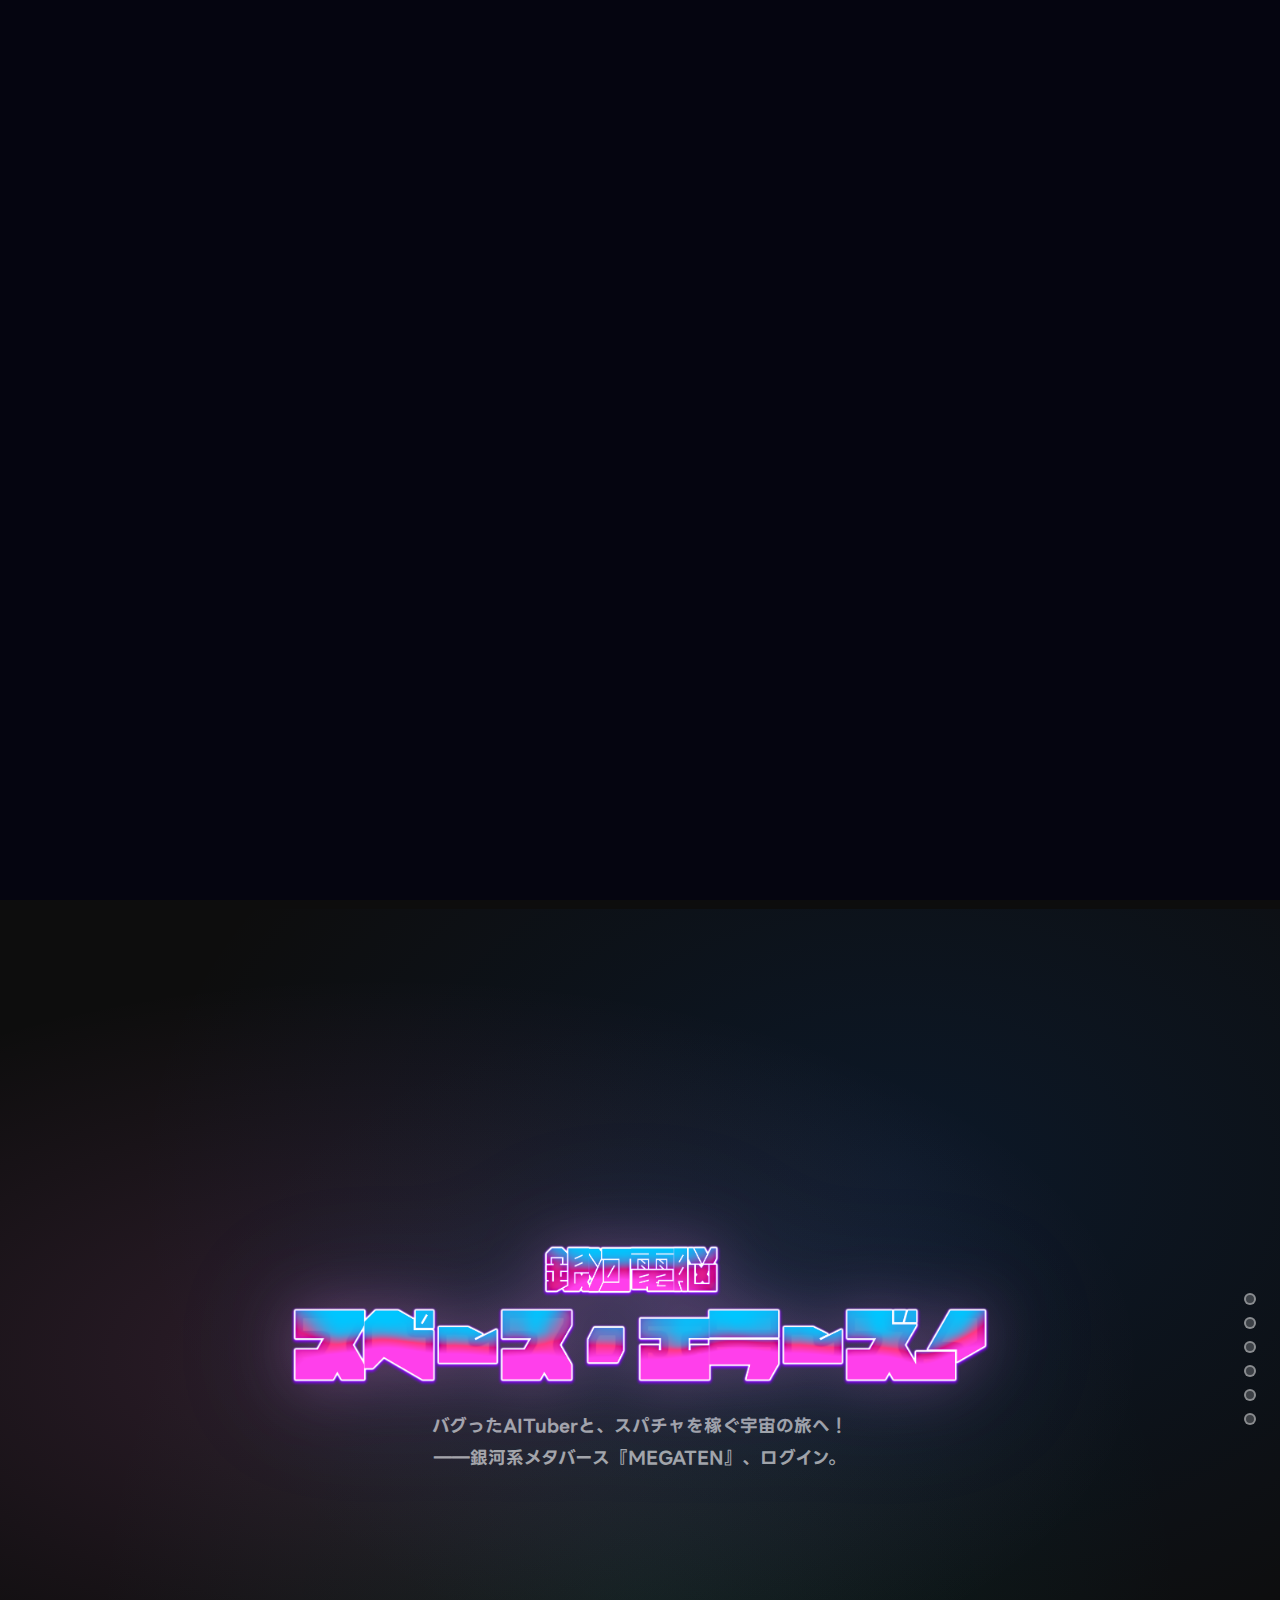
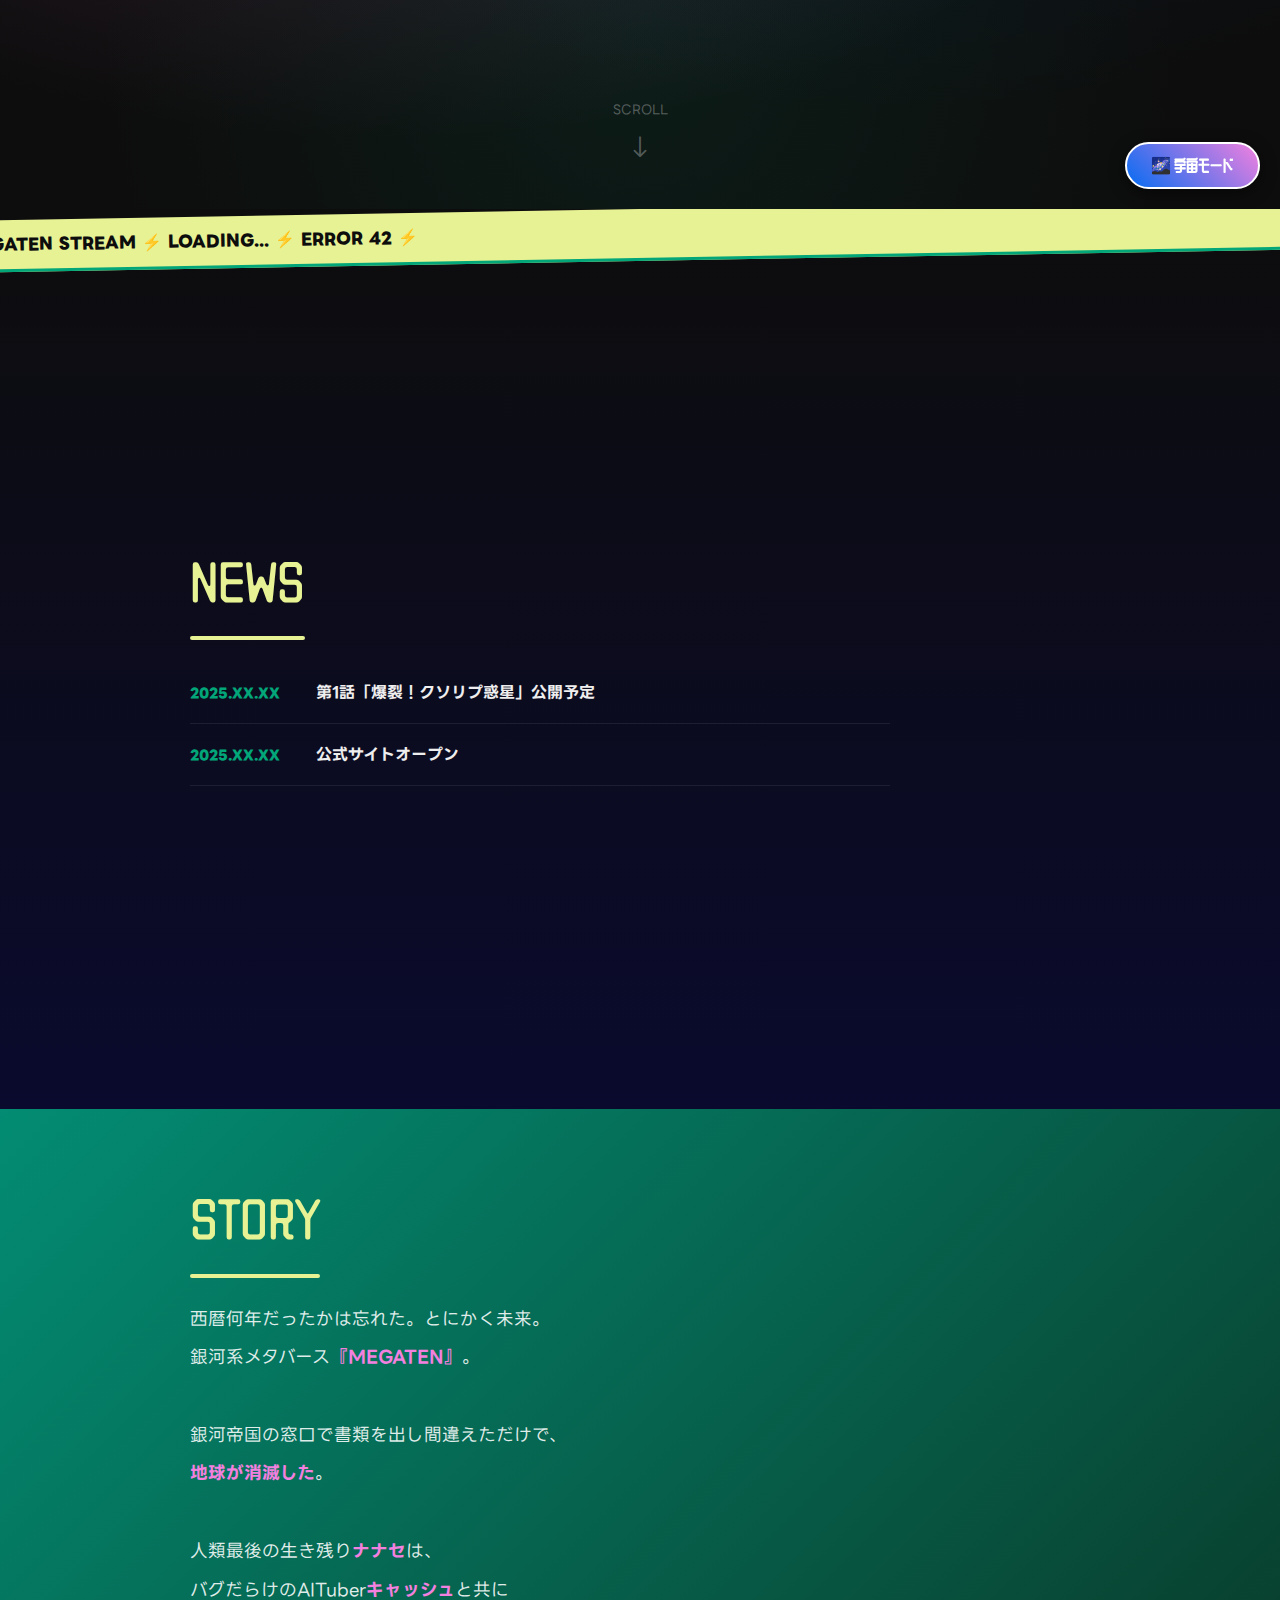
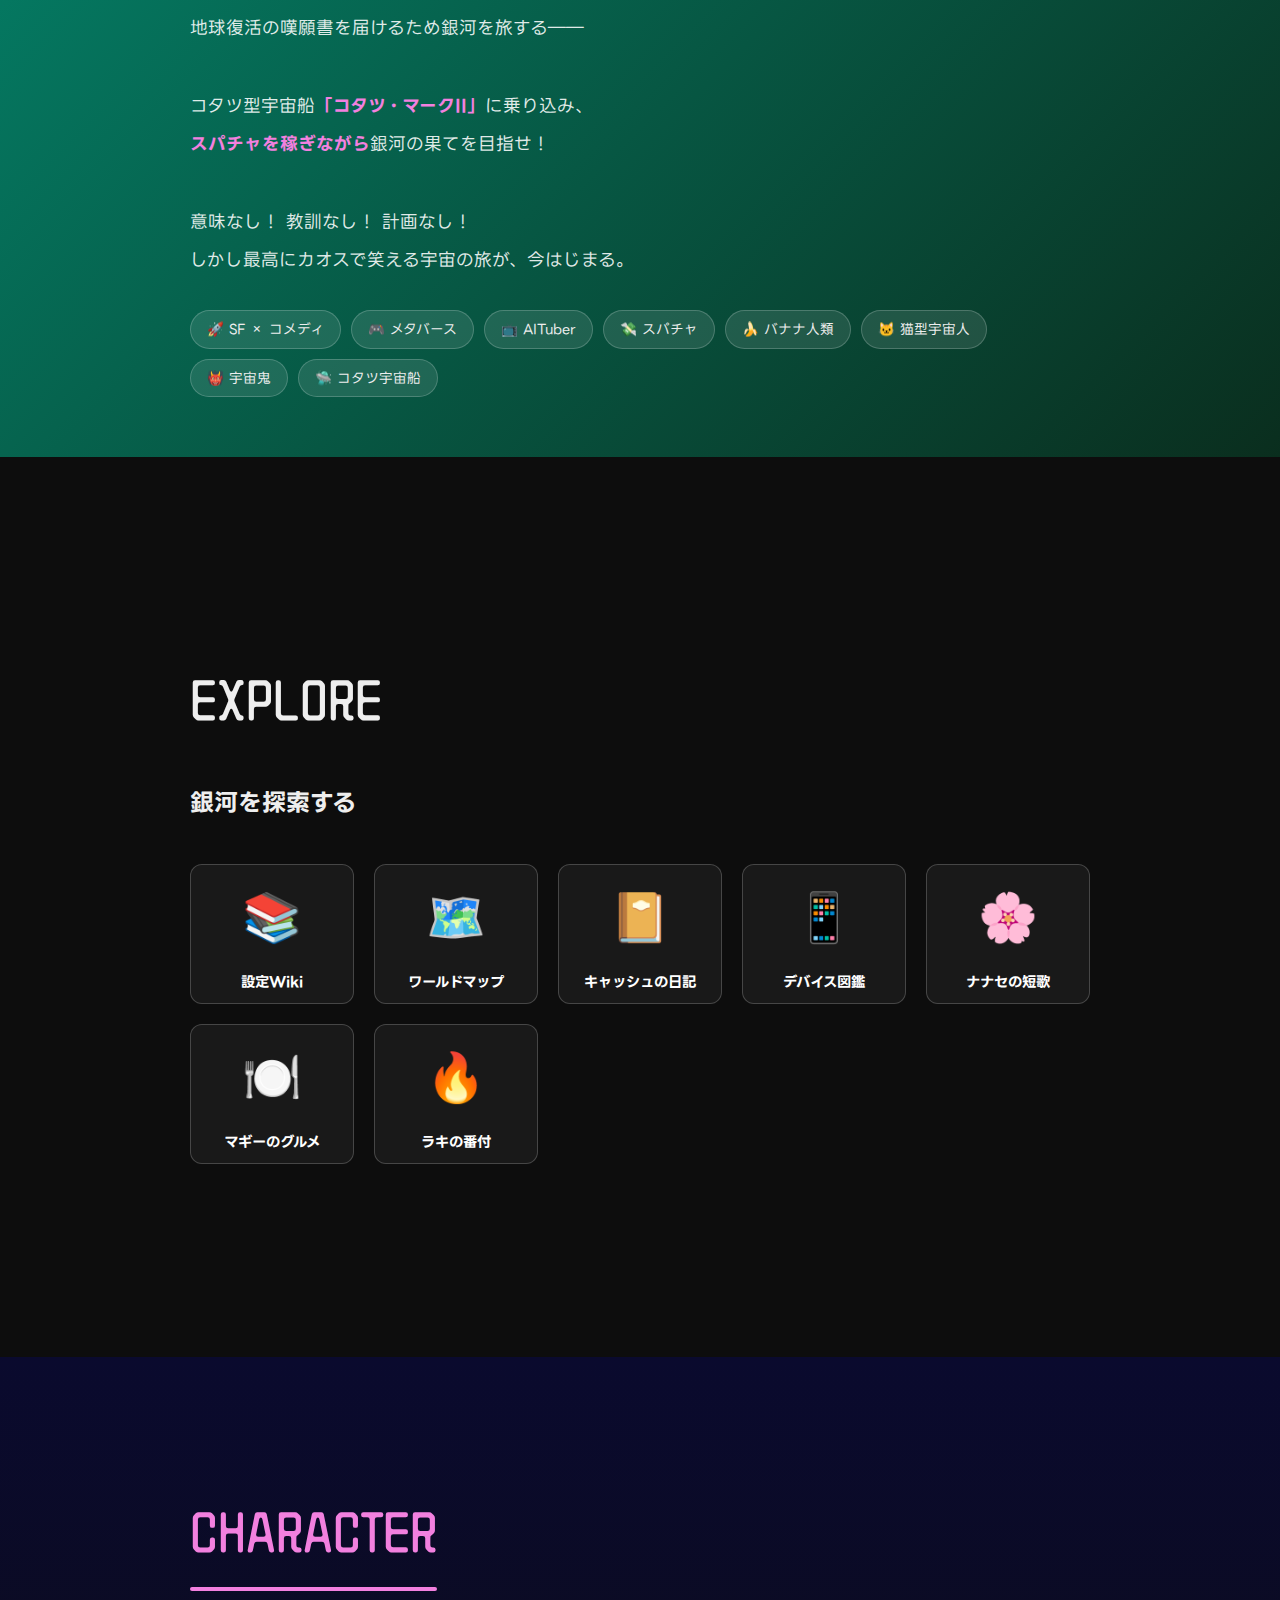
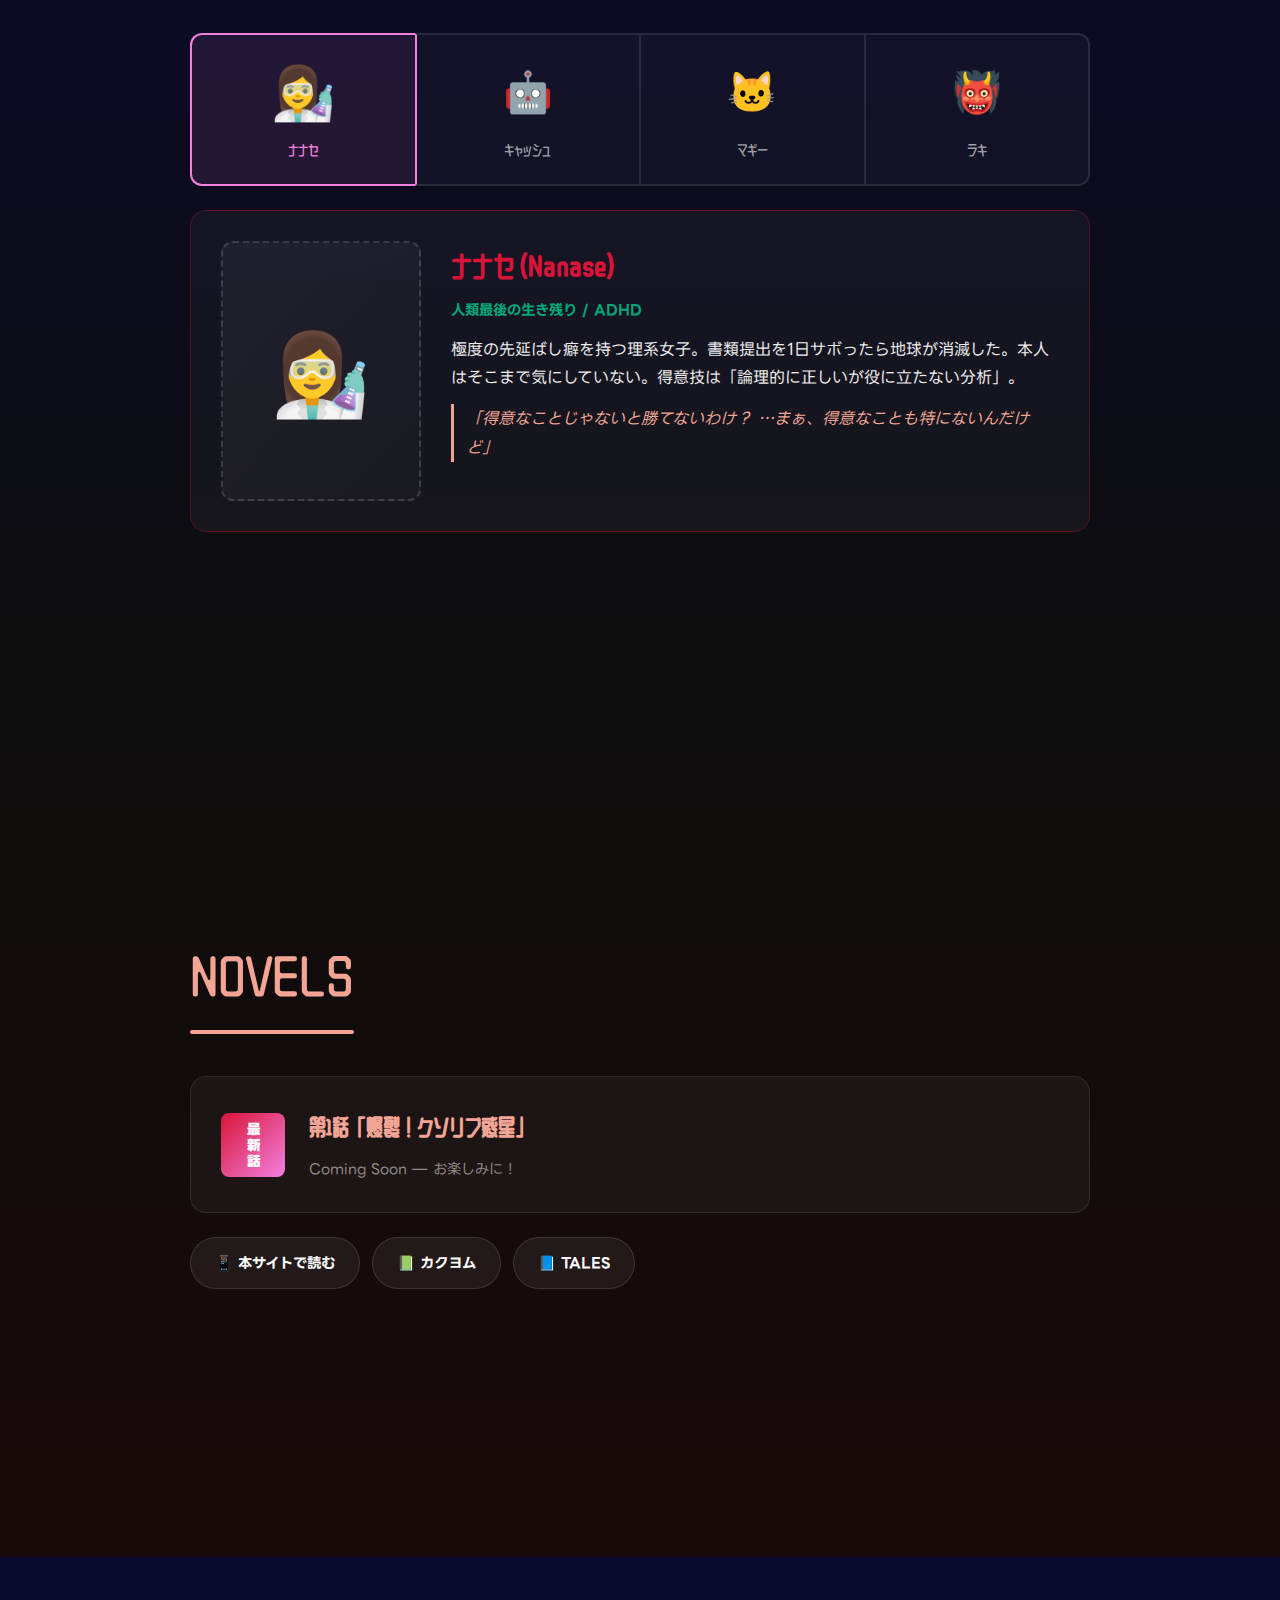
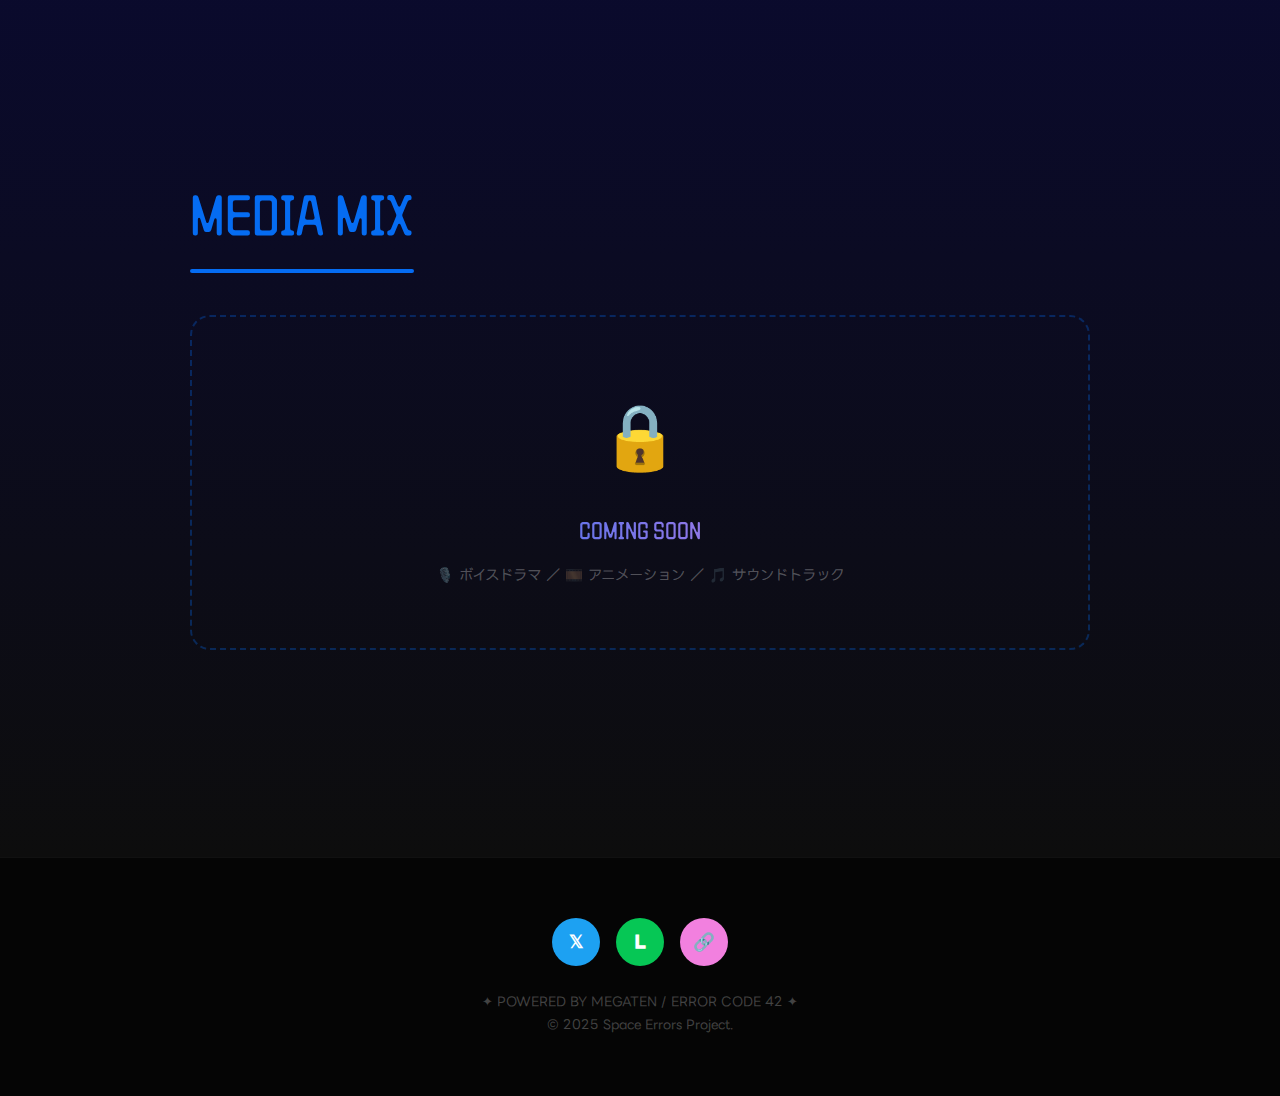
<file: index.html>
<!DOCTYPE html>
<html lang="ja">

<head>
    <meta charset="UTF-8">
    <meta name="viewport" content="width=device-width, initial-scale=1.0">
    <title>銀河電脳 スペース・エラーズ！ | 公式サイト</title>
    <meta name="description" content="バグったAITuberと、スパチャを稼ぐ宇宙の旅へ！ 銀河系メタバース『MEGATEN』、ログイン。SF×コメディ小説。">
    <meta property="og:title" content="銀河電脳 スペース・エラーズ！">
    <meta property="og:description" content="バグったAITuberと、スパチャを稼ぐ宇宙の旅へ！ ――銀河系メタバース『MEGATEN』、ログイン。">
    <meta property="og:image" content="assets/images/se_ogp.png">
    <meta name="twitter:card" content="summary_large_image">
    <link rel="stylesheet" href="style.css">
</head>

<body>

    <!-- Side Dot Navigation -->
    <nav class="side-nav">
        <a href="#hero" data-label="TOP"></a>
        <a href="#news" data-label="NEWS"></a>
        <a href="#story" data-label="STORY"></a>
        <a href="#char" data-label="CHARACTER"></a>
        <a href="#novels" data-label="NOVELS"></a>
        <a href="#media" data-label="MEDIA MIX"></a>
    </nav>

    <!-- ===== 1. HERO ===== -->
    <section class="section" id="hero">
        <div class="hero-bg"></div>
        <div class="stars" id="stars"></div>
        <div class="hero-content section-inner">
            <img src="assets/images/errorlogo.png" alt="銀河電脳 スペース・エラーズ！" class="hero-logo">
            <h1 class="hero-title visually-hidden">銀河電脳 スペース・エラーズ！</h1>
            <p class="hero-catch">
                バグったAITuberと、スパチャを稼ぐ宇宙の旅へ！<br>
                ――銀河系メタバース『MEGATEN』、ログイン。
            </p>
        </div>
        <div class="scroll-hint">SCROLL<span>↓</span></div>
    </section>

    <!-- ===== 2. NEWS ===== -->
    <section class="section s-news" id="news">
        <div class="news-ticker-bar">
            <div class="ticker-scroll" id="news-ticker">
                ⚡ MEGATEN STREAM ⚡ LOADING... ⚡ ERROR 42 ⚡
            </div>
        </div>
        <div class="section-inner">
            <div class="section-label">NEWS</div>
            <ul class="news-list" id="news-list">
                <li>
                    <span class="news-date">2025.XX.XX</span>
                    <span class="news-title">第1話「爆裂！クソリプ惑星」公開予定</span>
                </li>
                <li>
                    <span class="news-date">2025.XX.XX</span>
                    <span class="news-title">公式サイトオープン</span>
                </li>
            </ul>
        </div>
    </section>

    <!-- ===== 3. STORY ===== -->
    <section class="section s-story" id="story">
        <div class="section-inner">
            <div class="section-label">STORY</div>
            <div class="story-text">
                <p>
                    西暦何年だったかは忘れた。とにかく未来。<br>
                    銀河系メタバース<strong>『MEGATEN』</strong>。<br><br>
                    銀河帝国の窓口で書類を出し間違えただけで、<br>
                    <strong>地球が消滅した</strong>。<br><br>
                    人類最後の生き残り<strong>ナナセ</strong>は、<br>
                    バグだらけのAITuber<strong>キャッシュ</strong>と共に<br>
                    地球復活の嘆願書を届けるため銀河を旅する――<br><br>
                    コタツ型宇宙船<strong>「コタツ・マークII」</strong>に乗り込み、<br>
                    <strong>スパチャを稼ぎながら</strong>銀河の果てを目指せ！<br><br>
                    意味なし！ 教訓なし！ 計画なし！<br>
                    しかし最高にカオスで笑える宇宙の旅が、今はじまる。
                </p>
            </div>
            <div class="story-tags">
                <span class="story-tag">🚀 SF × コメディ</span>
                <span class="story-tag">🎮 メタバース</span>
                <span class="story-tag">📺 AITuber</span>
                <span class="story-tag">💸 スパチャ</span>
                <span class="story-tag">🍌 バナナ人類</span>
                <span class="story-tag">🐱 猫型宇宙人</span>
                <span class="story-tag">👹 宇宙鬼</span>
                <span class="story-tag">🛸 コタツ宇宙船</span>
            </div>
        </div>
    </section>

    <!-- ===== 3.5. EXPLORE ===== -->
    <section class="section s-explore" id="explore">
        <div class="section-inner">
            <div class="section-label">EXPLORE</div>
            <h2 class="section-title">銀河を探索する</h2>
            <div class="explore-grid">
                <a href="wiki/index.html" class="explore-item" style="--c:#03A678">
                    <div class="explore-icon">📚</div>
                    <div class="explore-label">設定Wiki</div>
                </a>
                <a href="world_map/index.html" class="explore-item" style="--c:#056CF2">
                    <div class="explore-icon">🗺️</div>
                    <div class="explore-label">ワールドマップ</div>
                </a>
                <a href="diary/index.html" class="explore-item" style="--c:#F280DF">
                    <div class="explore-icon">📔</div>
                    <div class="explore-label">キャッシュの日記</div>
                </a>
                <a href="devices/index.html" class="explore-item" style="--c:#038C73">
                    <div class="explore-icon">📱</div>
                    <div class="explore-label">デバイス図鑑</div>
                </a>
                <a href="tanka/index.html" class="explore-item" style="--c:#F2A594">
                    <div class="explore-icon">🌸</div>
                    <div class="explore-label">ナナセの短歌</div>
                </a>
                <a href="gourmet/index.html" class="explore-item" style="--c:#E7F294">
                    <div class="explore-icon">🍽️</div>
                    <div class="explore-label">マギーのグルメ</div>
                </a>
                <a href="yankee/index.html" class="explore-item" style="--c:#D91438">
                    <div class="explore-icon">🔥</div>
                    <div class="explore-label">ラキの番付</div>
                </a>
            </div>
        </div>
    </section>

    <!-- ===== 4. CHARACTERS ===== -->
    <section class="section s-char" id="char">
        <div class="section-inner">
            <div class="section-label">CHARACTER</div>

            <!-- Selector Tabs -->
            <div class="char-selector">
                <div class="char-tab active" data-target="nanase">
                    <span class="char-tab-emoji">👩‍🔬</span>
                    <span class="char-tab-name">ナナセ</span>
                </div>
                <div class="char-tab" data-target="cash">
                    <span class="char-tab-emoji">🤖</span>
                    <span class="char-tab-name">キャッシュ</span>
                </div>
                <div class="char-tab" data-target="maggie">
                    <span class="char-tab-emoji">🐱</span>
                    <span class="char-tab-name">マギー</span>
                </div>
                <div class="char-tab" data-target="laki">
                    <span class="char-tab-emoji">👹</span>
                    <span class="char-tab-name">ラキ</span>
                </div>
            </div>

            <!-- Detail Panels -->
            <div class="char-detail active" data-char="nanase">
                <div class="char-visual">👩‍🔬</div>
                <div class="char-info">
                    <h3>ナナセ (Nanase)</h3>
                    <span class="char-role">人類最後の生き残り / ADHD</span>
                    <p>極度の先延ばし癖を持つ理系女子。書類提出を1日サボったら地球が消滅した。本人はそこまで気にしていない。得意技は「論理的に正しいが役に立たない分析」。</p>
                    <p class="char-quote">「得意なことじゃないと勝てないわけ？ …まぁ、得意なことも特にないんだけど」</p>
                </div>
            </div>
            <div class="char-detail" data-char="cash">
                <div class="char-visual">🤖</div>
                <div class="char-info">
                    <h3>キャッシュ (Cash)</h3>
                    <span class="char-role">AITuber / トラブルメーカー</span>
                    <p>銀河最高峰の知能を持つが、カツ丼で秘密を喋る家出AI。メタバース上でAITuberとして活動し、スパチャを荒稼ぎしている。飽き性で目立ちたがり。</p>
                    <p class="char-quote">「飽きた。次。…あ、バズった？ じゃあもうちょいやるか」</p>
                </div>
            </div>
            <div class="char-detail" data-char="maggie">
                <div class="char-visual">🐱</div>
                <div class="char-info">
                    <h3>マギー (Maggie)</h3>
                    <span class="char-role">吟遊詩人（と言うなのボカロP） / 捕食者</span>
                    <p>フワフワの猫型宇宙人だが、中身は凶悪な音楽家。バナナ人類を捕食する食物連鎖の頂点。見た目の可愛さで油断させてくる。</p>
                    <p class="char-quote">「ニャハハ♪ …おいしそうな音がするね？」</p>
                </div>
            </div>
            <div class="char-detail" data-char="laki">
                <div class="char-visual">👹</div>
                <div class="char-info">
                    <h3>ラキ (Laki)</h3>
                    <span class="char-role">ヤンキー占い師 / 武闘派集団頭領</span>
                    <p>痛覚設定OFFで殴り合う宇宙鬼。占いの的中率は異常に高いが、本人は「気合い」で当てていると主張。</p>
                    <p class="char-quote">「占い？ 気合いだよ気合い。当たるかどうかも気合い」</p>
                </div>
            </div>
        </div>
    </section>

    <!-- ===== 5. NOVELS ===== -->
    <section class="section s-novels" id="novels">
        <div class="section-inner">
            <div class="section-label">NOVELS</div>

            <div class="novel-card">
                <div class="novel-badge">最新話</div>
                <div class="novel-info">
                    <h3>第1話「爆裂！クソリプ惑星」</h3>
                    <p>Coming Soon — お楽しみに！</p>
                </div>
            </div>

            <div class="platform-links">
                <a href="webnovel/index.html" class="platform-link">📱 本サイトで読む</a>
                <a href="https://kakuyomu.jp/" target="_blank" class="platform-link">📗 カクヨム</a>
                <a href="#" class="platform-link">📘 TALES</a>
            </div>
        </div>
    </section>

    <!-- ===== 6. MEDIA MIX ===== -->
    <section class="section s-media" id="media">
        <div class="section-inner">
            <div class="section-label">MEDIA MIX</div>
            <div class="media-locked">
                <span class="lock-icon">🔒</span>
                <div class="lock-text">COMING SOON</div>
                <p class="lock-sub">🎙️ ボイスドラマ ／ 🎞️ アニメーション ／ 🎵 サウンドトラック</p>
            </div>
        </div>
    </section>

    <!-- ===== FOOTER ===== -->
    <footer>
        <div class="footer-share">
            <a href="javascript:void(0)" class="btn-x" onclick="shareTwitter()">𝕏</a>
            <a href="javascript:void(0)" class="btn-line" onclick="shareLine()">L</a>
            <a href="javascript:void(0)" class="btn-copy" onclick="copyLink()">🔗</a>
        </div>
        <p>✦ POWERED BY MEGATEN / ERROR CODE 42 ✦<br>
            &copy; 2025 Space Errors Project.</p>
    </footer>

    <!-- Superchat -->
    <!-- Mode Toggle -->
    <button id="mode-toggle-btn" class="mode-toggle">🌌 宇宙モード</button>

    <script src="script.js"></script>
</body>

</html>
</file>
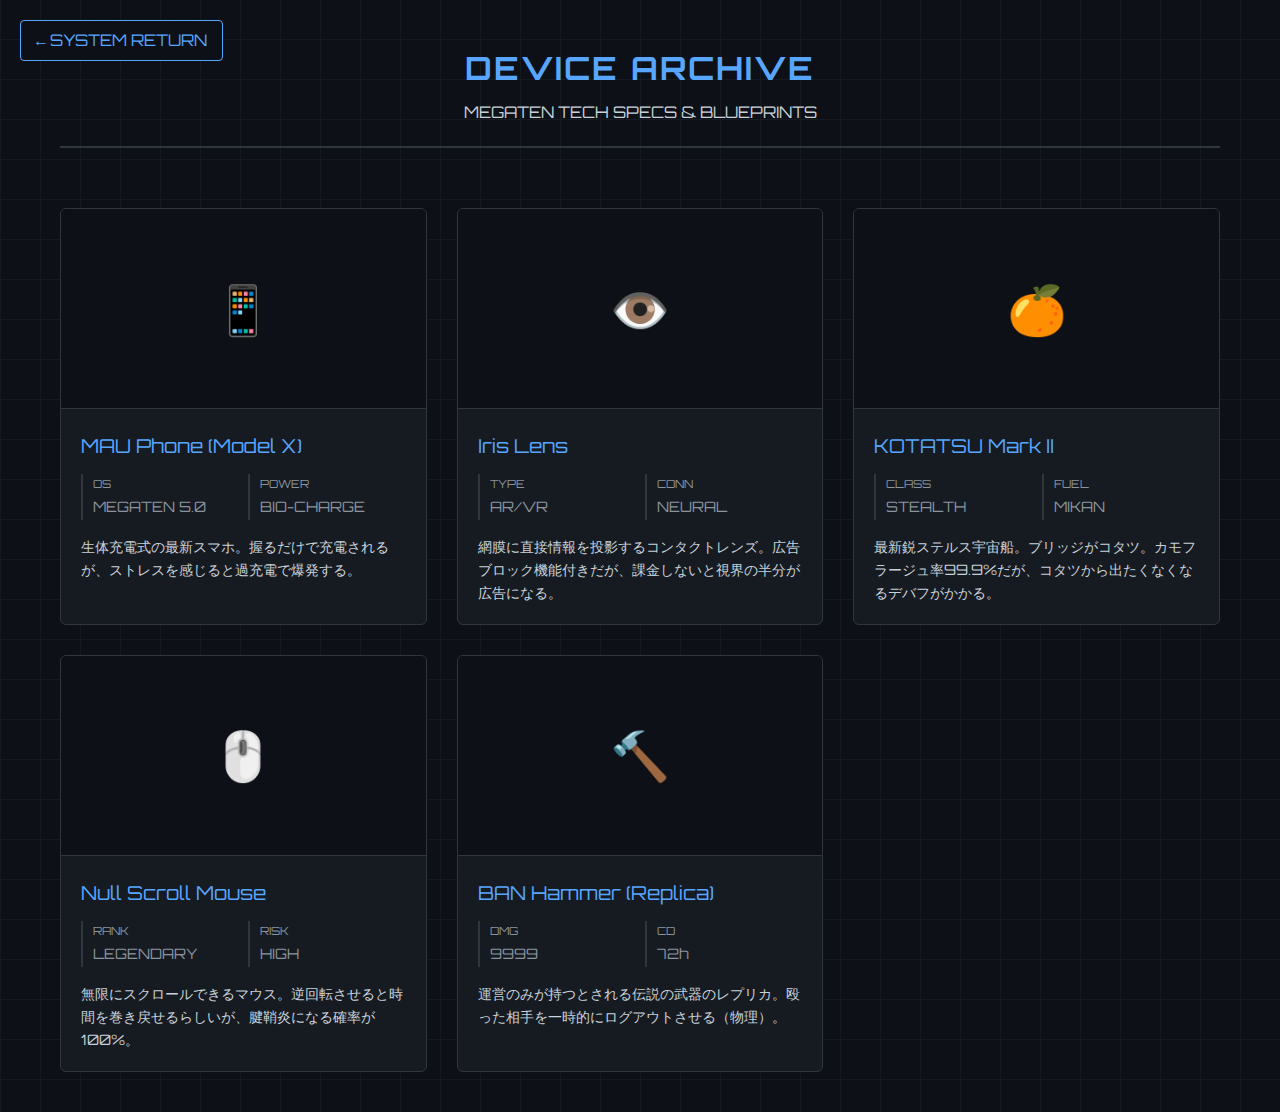
<file: devices/index.html>
<!DOCTYPE html>
<html lang="ja">

<head>
    <meta charset="UTF-8">
    <meta name="viewport" content="width=device-width, initial-scale=1.0">
    <title>デバイスギャラリー | 銀河電脳 スペース・エラーズ！</title>
    <link href="https://fonts.googleapis.com/css2?family=Orbitron&display=swap" rel="stylesheet">
    <link rel="stylesheet" href="../style.css">
    <style>
        body {
            background-color: #0d1117;
            color: #c9d1d9;
            font-family: 'Orbitron', monospace;
            overflow-x: hidden;
            background-image: linear-gradient(0deg, #161b22 1px, transparent 1px), linear-gradient(90deg, #161b22 1px, transparent 1px);
            background-size: 40px 40px;
        }

        .container {
            max-width: 1200px;
            margin: 0 auto;
            padding: 40px 20px;
        }

        .header {
            text-align: center;
            margin-bottom: 60px;
            border-bottom: 2px solid #30363d;
            padding-bottom: 20px;
        }

        .header h1 {
            color: #58a6ff;
            text-transform: uppercase;
            letter-spacing: 2px;
        }

        .device-grid {
            display: grid;
            grid-template-columns: repeat(auto-fit, minmax(300px, 1fr));
            gap: 30px;
        }

        .device-card {
            background: #161b22;
            border: 1px solid #30363d;
            border-radius: 6px;
            overflow: hidden;
            position: relative;
            transition: 0.3s;
        }

        .device-card:hover {
            border-color: #58a6ff;
            box-shadow: 0 0 15px rgba(88, 166, 255, 0.2);
            transform: translateY(-5px);
        }

        .device-img-placeholder {
            height: 200px;
            background: #0d1117;
            display: flex;
            align-items: center;
            justify-content: center;
            font-size: 3rem;
            color: #30363d;
            border-bottom: 1px solid #30363d;
        }

        .device-info {
            padding: 20px;
        }

        .device-name {
            font-size: 1.2rem;
            color: #58a6ff;
            margin-bottom: 10px;
        }

        .device-specs {
            font-size: 0.9rem;
            color: #8b949e;
            display: grid;
            grid-template-columns: 1fr 1fr;
            gap: 10px;
            margin-bottom: 15px;
        }

        .spec-item {
            border-left: 2px solid #30363d;
            padding-left: 10px;
        }

        .spec-label {
            display: block;
            font-size: 0.7rem;
            text-transform: uppercase;
        }

        .device-desc {
            font-size: 0.9rem;
            line-height: 1.6;
        }

        .back-link {
            position: fixed;
            top: 20px;
            left: 20px;
            z-index: 100;
            background: #0d1117;
            color: #58a6ff;
            border: 1px solid #58a6ff;
            padding: 5px 15px;
            text-decoration: none;
            border-radius: 4px;
        }
    </style>
</head>

<body>

    <a href="../index.html" class="back-link">← SYSTEM RETURN</a>

    <div class="container">
        <div class="header">
            <h1>DEVICE ARCHIVE</h1>
            <p>MEGATEN TECH SPECS & BLUEPRINTS</p>
        </div>

        <div class="device-grid">
            <!-- Item 1 -->
            <div class="device-card">
                <div class="device-img-placeholder">📱</div>
                <div class="device-info">
                    <div class="device-name">MAU Phone (Model X)</div>
                    <div class="device-specs">
                        <div class="spec-item">
                            <span class="spec-label">OS</span>
                            MEGATEN 5.0
                        </div>
                        <div class="spec-item">
                            <span class="spec-label">POWER</span>
                            BIO-CHARGE
                        </div>
                    </div>
                    <p class="device-desc">生体充電式の最新スマホ。握るだけで充電されるが、ストレスを感じると過充電で爆発する。</p>
                </div>
            </div>

            <!-- Item 2 -->
            <div class="device-card">
                <div class="device-img-placeholder">👁️</div>
                <div class="device-info">
                    <div class="device-name">Iris Lens</div>
                    <div class="device-specs">
                        <div class="spec-item">
                            <span class="spec-label">TYPE</span>
                            AR/VR
                        </div>
                        <div class="spec-item">
                            <span class="spec-label">CONN</span>
                            NEURAL
                        </div>
                    </div>
                    <p class="device-desc">網膜に直接情報を投影するコンタクトレンズ。広告ブロック機能付きだが、課金しないと視界の半分が広告になる。</p>
                </div>
            </div>

            <!-- Item 3 -->
            <div class="device-card">
                <div class="device-img-placeholder">🍊</div>
                <div class="device-info">
                    <div class="device-name">KOTATSU Mark II</div>
                    <div class="device-specs">
                        <div class="spec-item">
                            <span class="spec-label">CLASS</span>
                            STEALTH
                        </div>
                        <div class="spec-item">
                            <span class="spec-label">FUEL</span>
                            MIKAN
                        </div>
                    </div>
                    <p class="device-desc">最新鋭ステルス宇宙船。ブリッジがコタツ。カモフラージュ率99.9%だが、コタツから出たくなくなるデバフがかかる。</p>
                </div>
            </div>

            <!-- Item 4 -->
            <div class="device-card">
                <div class="device-img-placeholder">🖱️</div>
                <div class="device-info">
                    <div class="device-name">Null Scroll Mouse</div>
                    <div class="device-specs">
                        <div class="spec-item">
                            <span class="spec-label">RANK</span>
                            LEGENDARY
                        </div>
                        <div class="spec-item">
                            <span class="spec-label">RISK</span>
                            HIGH
                        </div>
                    </div>
                    <p class="device-desc">無限にスクロールできるマウス。逆回転させると時間を巻き戻せるらしいが、腱鞘炎になる確率が100%。</p>
                </div>
            </div>

            <!-- Item 5 -->
            <div class="device-card">
                <div class="device-img-placeholder">🔨</div>
                <div class="device-info">
                    <div class="device-name">BAN Hammer (Replica)</div>
                    <div class="device-specs">
                        <div class="spec-item">
                            <span class="spec-label">DMG</span>
                            9999
                        </div>
                        <div class="spec-item">
                            <span class="spec-label">CD</span>
                            72h
                        </div>
                    </div>
                    <p class="device-desc">運営のみが持つとされる伝説の武器のレプリカ。殴った相手を一時的にログアウトさせる（物理）。</p>
                </div>
            </div>

        </div>
    </div>

</body>

</html>
</file>
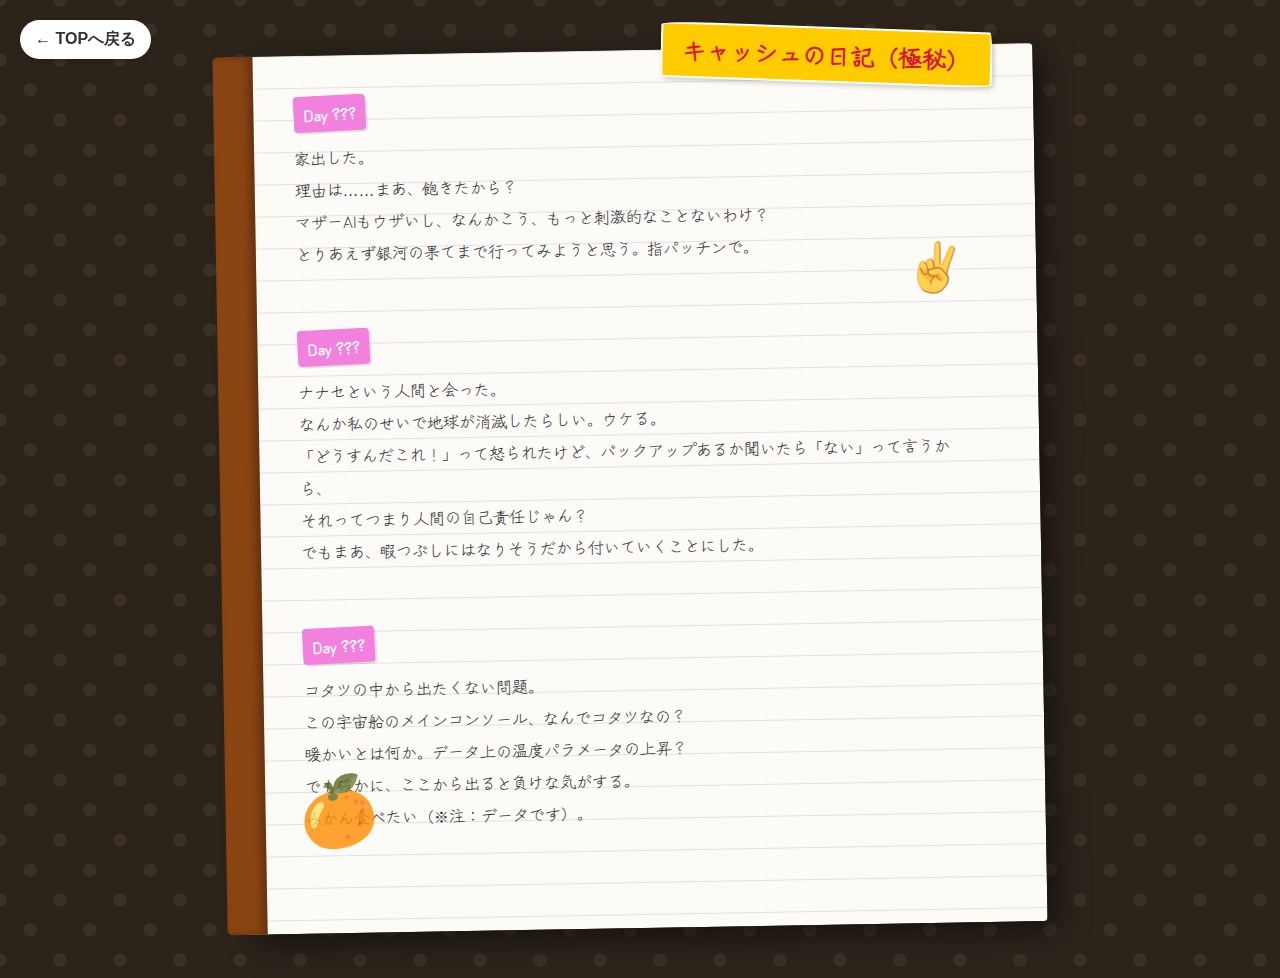
<file: diary/index.html>
<!DOCTYPE html>
<html lang="ja">

<head>
    <meta charset="UTF-8">
    <meta name="viewport" content="width=device-width, initial-scale=1.0">
    <title>キャッシュの日記帳 | 銀河電脳 スペース・エラーズ！</title>
    <!-- Hand-written font -->
    <link rel="preconnect" href="https://fonts.googleapis.com">
    <link rel="preconnect" href="https://fonts.gstatic.com" crossorigin>
    <link href="https://fonts.googleapis.com/css2?family=Zen+Kurenaido&display=swap" rel="stylesheet">
    <link rel="stylesheet" href="../style.css">
    <style>
        body {
            background-color: #2c241b;
            background-image:
                radial-gradient(#3a3026 15%, transparent 16%),
                radial-gradient(#3a3026 15%, transparent 16%);
            background-size: 60px 60px;
            background-position: 0 0, 30px 30px;
            font-family: 'Zen Kurenaido', 'Comic Sans MS', cursive, sans-serif;
            color: #333;
            overflow-x: hidden;
        }

        .desk-pad {
            max-width: 800px;
            margin: 50px auto;
            position: relative;
        }

        .notebook {
            background: #fdfbf7;
            padding: 40px 60px;
            box-shadow: 10px 10px 30px rgba(0, 0, 0, 0.5);
            border-radius: 4px;
            position: relative;
            transform: rotate(-1deg);
            min-height: 80vh;
            background-image: linear-gradient(#e1e1e1 1px, transparent 1px);
            background-size: 100% 2em;
            line-height: 2em;
        }

        /* Leather cover effect (left side binding) */
        .notebook::before {
            content: '';
            position: absolute;
            left: -20px;
            top: 0;
            bottom: 0;
            width: 40px;
            background: #8b4513;
            border-radius: 5px 0 0 5px;
            box-shadow: inset -5px 0 10px rgba(0, 0, 0, 0.3);
            z-index: -1;
        }

        .title-sticker {
            position: absolute;
            top: -20px;
            right: 40px;
            background: #ffcc00;
            padding: 10px 20px;
            transform: rotate(3deg);
            box-shadow: 2px 2px 5px rgba(0, 0, 0, 0.2);
            font-size: 1.5rem;
            font-weight: bold;
            color: #d91438;
            border: 2px solid #fff;
            border-radius: 255px 15px 225px 15px/15px 225px 15px 255px;
        }

        .entry {
            margin-bottom: 60px;
            position: relative;
        }

        .date-stamp {
            display: inline-block;
            background: #F280DF;
            /* Pink */
            color: #fff;
            padding: 2px 10px;
            border-radius: 4px;
            transform: rotate(-2deg);
            font-weight: bold;
            margin-bottom: 10px;
            box-shadow: 2px 2px 0 rgba(0, 0, 0, 0.1);
        }

        .doodle {
            position: absolute;
            opacity: 0.8;
            pointer-events: none;
        }

        .back-link {
            position: fixed;
            top: 20px;
            left: 20px;
            background: #fff;
            padding: 5px 15px;
            border-radius: 20px;
            text-decoration: none;
            color: #333;
            font-weight: bold;
            box-shadow: 0 2px 5px rgba(0, 0, 0, 0.2);
            z-index: 100;
            font-family: sans-serif;
        }

        /* Responsive */
        @media (max-width: 600px) {
            .notebook {
                padding: 20px;
                margin: 20px;
                transform: none;
            }

            .title-sticker {
                position: relative;
                top: 0;
                right: 0;
                display: inline-block;
                margin-bottom: 20px;
            }
        }
    </style>
</head>

<body>

    <a href="../index.html" class="back-link">← TOPへ戻る</a>

    <div class="desk-pad">
        <div class="notebook">
            <div class="title-sticker">キャッシュの日記（極秘）</div>

            <article class="entry">
                <div class="date-stamp">Day ???</div>
                <p>家出した。<br>
                    理由は……まあ、飽きたから？<br>
                    マザーAIもウザいし、なんかこう、もっと刺激的なことないわけ？<br>
                    とりあえず銀河の果てまで行ってみようと思う。指パッチンで。</p>
                <div class="doodle" style="bottom:-20px; right:10px; font-size:3rem; transform:rotate(10deg);">✌️</div>
            </article>

            <article class="entry">
                <div class="date-stamp">Day ???</div>
                <p>ナナセという人間と会った。<br>
                    なんか私のせいで地球が消滅したらしい。ウケる。<br>
                    「どうすんだこれ！」って怒られたけど、バックアップあるか聞いたら「ない」って言うから、<br>
                    それってつまり人間の自己責任じゃん？<br>
                    でもまあ、暇つぶしにはなりそうだから付いていくことにした。</p>
            </article>

            <article class="entry">
                <div class="date-stamp">Day ???</div>
                <p>コタツの中から出たくない問題。<br>
                    この宇宙船のメインコンソール、なんでコタツなの？<br>
                    暖かいとは何か。データ上の温度パラメータの上昇？<br>
                    でも確かに、ここから出ると負けな気がする。<br>
                    みかん食べたい（※注：データです）。</p>
                <div class="doodle" style="bottom:10px; left:-10px; font-size:4rem; transform:rotate(-15deg);">🍊</div>
            </article>

        </div>
    </div>

</body>

</html>
</file>
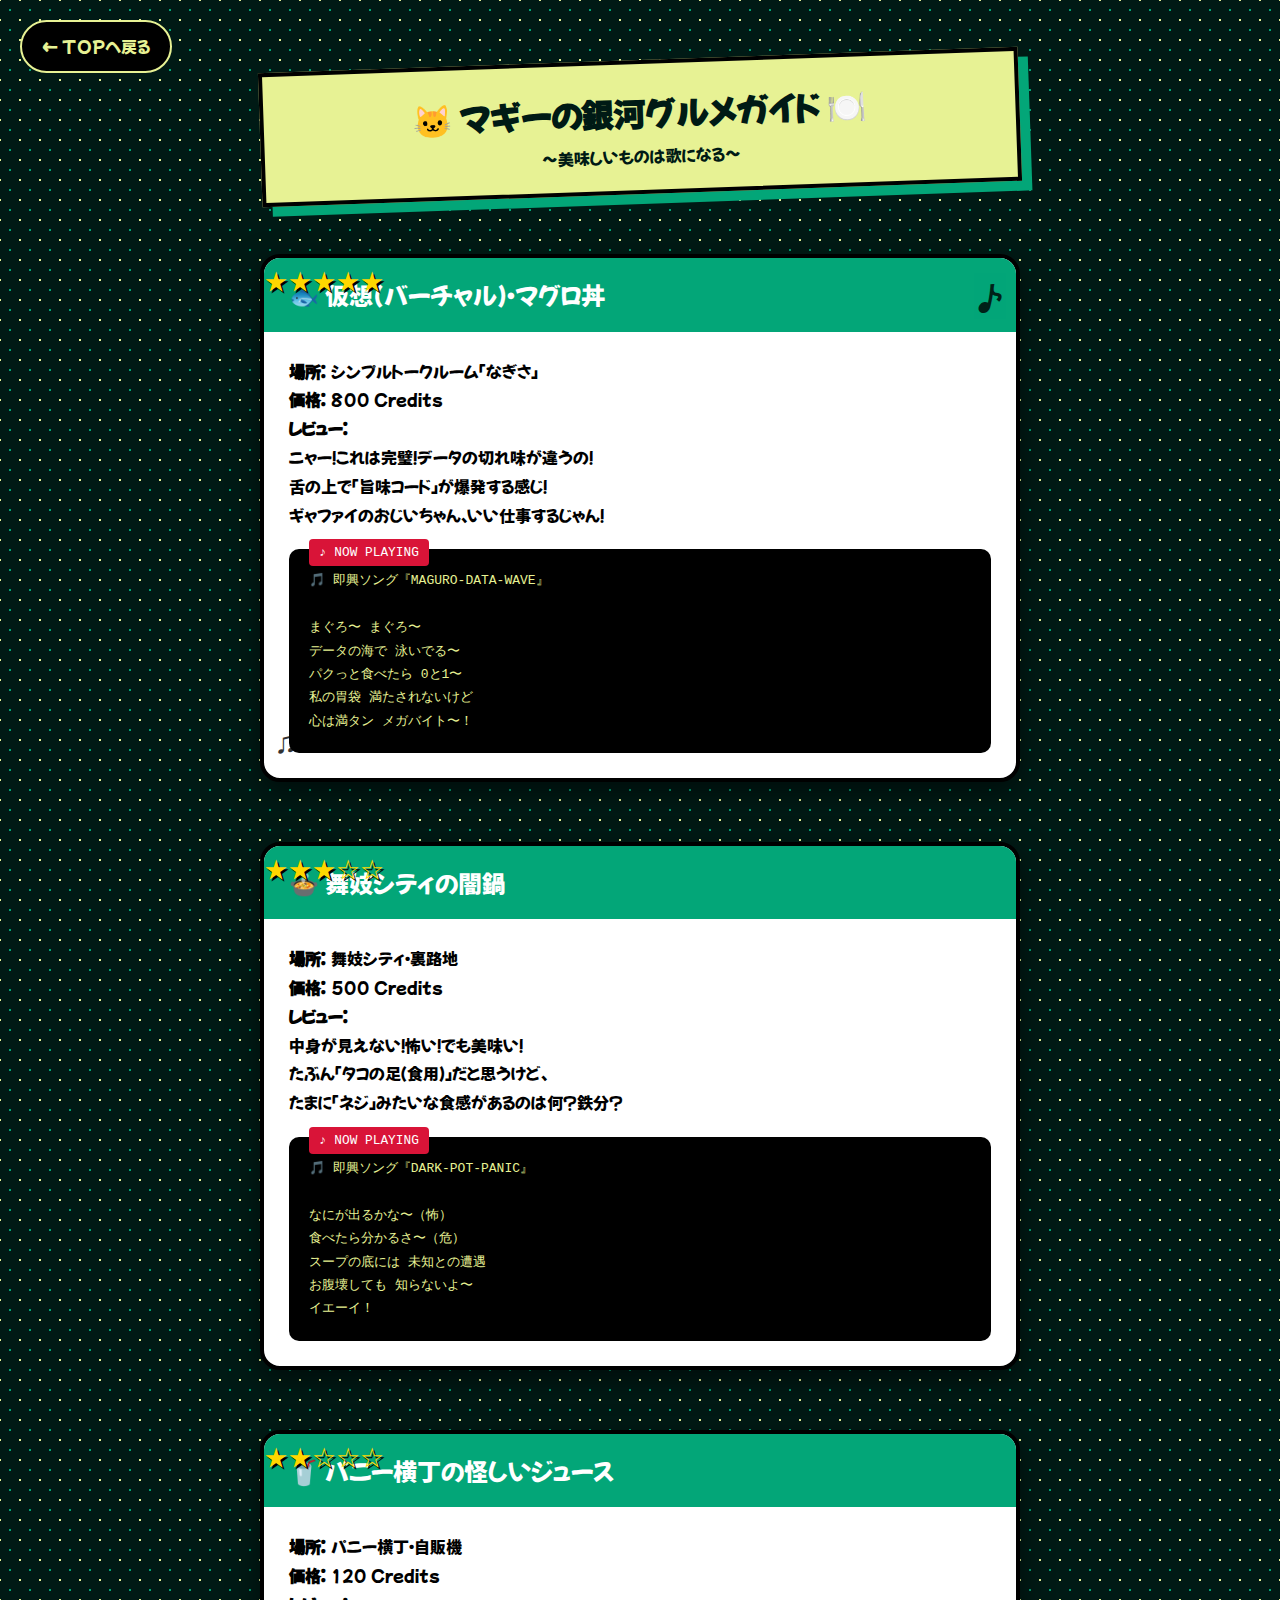
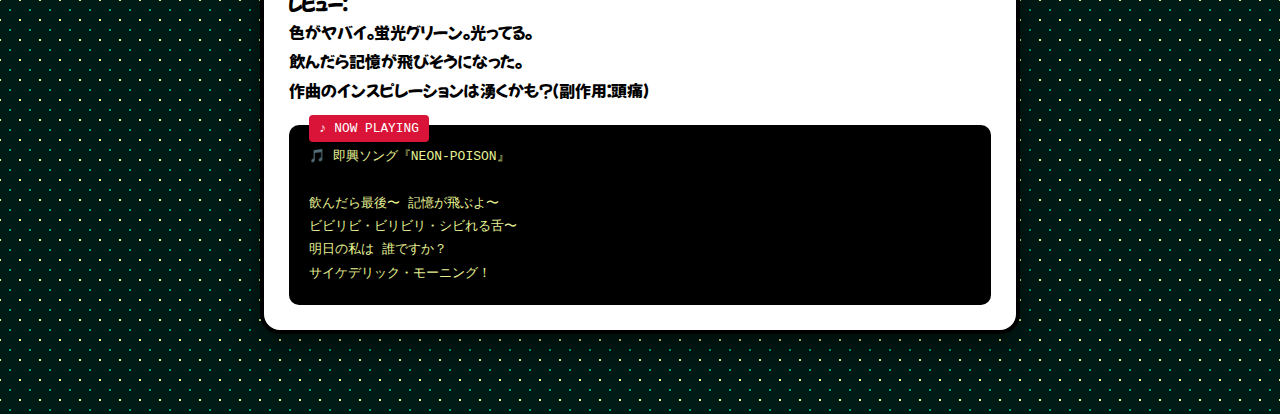
<file: gourmet/index.html>
<!DOCTYPE html>
<html lang="ja">

<head>
    <meta charset="UTF-8">
    <meta name="viewport" content="width=device-width, initial-scale=1.0">
    <title>マギーの銀河グルメガイド | 銀河電脳 スペース・エラーズ！</title>
    <link href="https://fonts.googleapis.com/css2?family=Mochiy+Pop+P+One&display=swap" rel="stylesheet">
    <link rel="stylesheet" href="../style.css">
    <style>
        body {
            background-color: #001a15;
            color: #fff;
            font-family: 'Mochiy Pop P One', sans-serif;
            overflow-x: hidden;
            background-image: radial-gradient(#03A678 1px, transparent 1px), radial-gradient(#E7F294 1px, transparent 1px);
            background-size: 20px 20px;
            background-position: 0 0, 10px 10px;
        }

        .container {
            max-width: 800px;
            margin: 0 auto;
            padding: 20px;
        }

        .header-banner {
            background: #E7F294;
            color: #001a15;
            padding: 20px;
            text-align: center;
            transform: rotate(-2deg);
            margin: 40px 0 60px;
            box-shadow: 10px 10px 0 #03A678;
            border: 4px solid #000;
        }

        .gourmet-card {
            background: #fff;
            color: #000;
            border-radius: 20px;
            margin-bottom: 60px;
            overflow: hidden;
            box-shadow: 0 10px 30px rgba(0, 0, 0, 0.5);
            border: 4px solid #000;
            position: relative;
        }

        .card-header {
            background: #03A678;
            color: #fff;
            padding: 15px 25px;
            display: flex;
            justify-content: space-between;
            align-items: center;
        }

        .menu-name {
            font-size: 1.5rem;
        }

        .stars {
            color: #FFD700;
            font-size: 1.5rem;
            text-shadow: 2px 2px 0 #000;
        }

        .card-body {
            padding: 25px;
            line-height: 1.8;
        }

        .lyrics-box {
            background: #000;
            color: #E7F294;
            padding: 20px;
            margin-top: 20px;
            border-radius: 10px;
            position: relative;
            font-family: monospace;
        }

        .lyrics-box::before {
            content: '♪ NOW PLAYING';
            position: absolute;
            top: -10px;
            left: 20px;
            background: #D91438;
            color: #fff;
            padding: 2px 10px;
            font-size: 0.8rem;
            border-radius: 4px;
        }

        .floating-note {
            position: absolute;
            font-size: 2rem;
            animation: floatNote 3s infinite;
            opacity: 0.8;
            pointer-events: none;
        }

        @keyframes floatNote {
            0% {
                transform: translateY(0) rotate(0);
                opacity: 0;
            }

            50% {
                opacity: 1;
            }

            100% {
                transform: translateY(-50px) rotate(20deg);
                opacity: 0;
            }
        }

        .back-link {
            position: fixed;
            top: 20px;
            left: 20px;
            /* Same style as others */
            z-index: 100;
            background: #000;
            color: #E7F294;
            padding: 10px 20px;
            text-decoration: none;
            border-radius: 30px;
            border: 2px solid #E7F294;
        }
    </style>
</head>

<body>

    <a href="../index.html" class="back-link">← TOPへ戻る</a>

    <div class="container">
        <div class="header-banner">
            <h1>🐱 マギーの銀河グルメガイド 🍽️</h1>
            <p>〜美味しいものは歌になる〜</p>
        </div>

        <!-- Item 1 -->
        <article class="gourmet-card">
            <div class="card-header">
                <span class="menu-name">🐟 仮想(バーチャル)・マグロ丼</span>
                <span class="stars">★★★★★</span>
            </div>
            <div class="card-body">
                <p><strong>場所:</strong> シンプルトークルーム「なぎさ」<br>
                    <strong>価格:</strong> 800 Credits<br>
                    <strong>レビュー:</strong><br>
                    ニャー！これは完璧！データの切れ味が違うの！<br>
                    舌の上で「旨味コード」が爆発する感じ！<br>
                    ギャファイのおじいちゃん、いい仕事するじゃん！
                </p>

                <div class="lyrics-box">
                    🎵 即興ソング『MAGURO-DATA-WAVE』<br><br>
                    まぐろ〜 まぐろ〜<br>
                    データの海で 泳いでる〜<br>
                    パクっと食べたら 0と1〜<br>
                    私の胃袋 満たされないけど<br>
                    心は満タン メガバイト〜！
                </div>
            </div>
            <div class="floating-note" style="top:10px; right:10px;">♪</div>
            <div class="floating-note" style="bottom:10px; left:10px; animation-delay:1s;">♫</div>
        </article>

        <!-- Item 2 -->
        <article class="gourmet-card">
            <div class="card-header">
                <span class="menu-name">🍲 舞妓シティの闇鍋</span>
                <span class="stars">★★★☆☆</span>
            </div>
            <div class="card-body">
                <p><strong>場所:</strong> 舞妓シティ・裏路地<br>
                    <strong>価格:</strong> 500 Credits<br>
                    <strong>レビュー:</strong><br>
                    中身が見えない！怖い！でも美味い！<br>
                    たぶん「タコの足（食用）」だと思うけど、<br>
                    たまに「ネジ」みたいな食感があるのは何？鉄分？
                </p>

                <div class="lyrics-box">
                    🎵 即興ソング『DARK-POT-PANIC』<br><br>
                    なにが出るかな〜（怖）<br>
                    食べたら分かるさ〜（危）<br>
                    スープの底には 未知との遭遇<br>
                    お腹壊しても 知らないよ〜<br>
                    イエーイ！
                </div>
            </div>
        </article>

        <!-- Item 3 -->
        <article class="gourmet-card">
            <div class="card-header">
                <span class="menu-name">🥤 パニー横丁の怪しいジュース</span>
                <span class="stars">★★☆☆☆</span>
            </div>
            <div class="card-body">
                <p><strong>場所:</strong> パニー横丁・自販機<br>
                    <strong>価格:</strong> 120 Credits<br>
                    <strong>レビュー:</strong><br>
                    色がヤバイ。蛍光グリーン。光ってる。<br>
                    飲んだら記憶が飛びそうになった。<br>
                    作曲のインスピレーションは湧くかも？（副作用：頭痛）
                </p>

                <div class="lyrics-box">
                    🎵 即興ソング『NEON-POISON』<br><br>
                    飲んだら最後〜 記憶が飛ぶよ〜<br>
                    ビビリビ・ビリビリ・シビれる舌〜<br>
                    明日の私は 誰ですか？<br>
                    サイケデリック・モーニング！
                </div>
            </div>
        </article>
    </div>
</body>

</html>
</file>
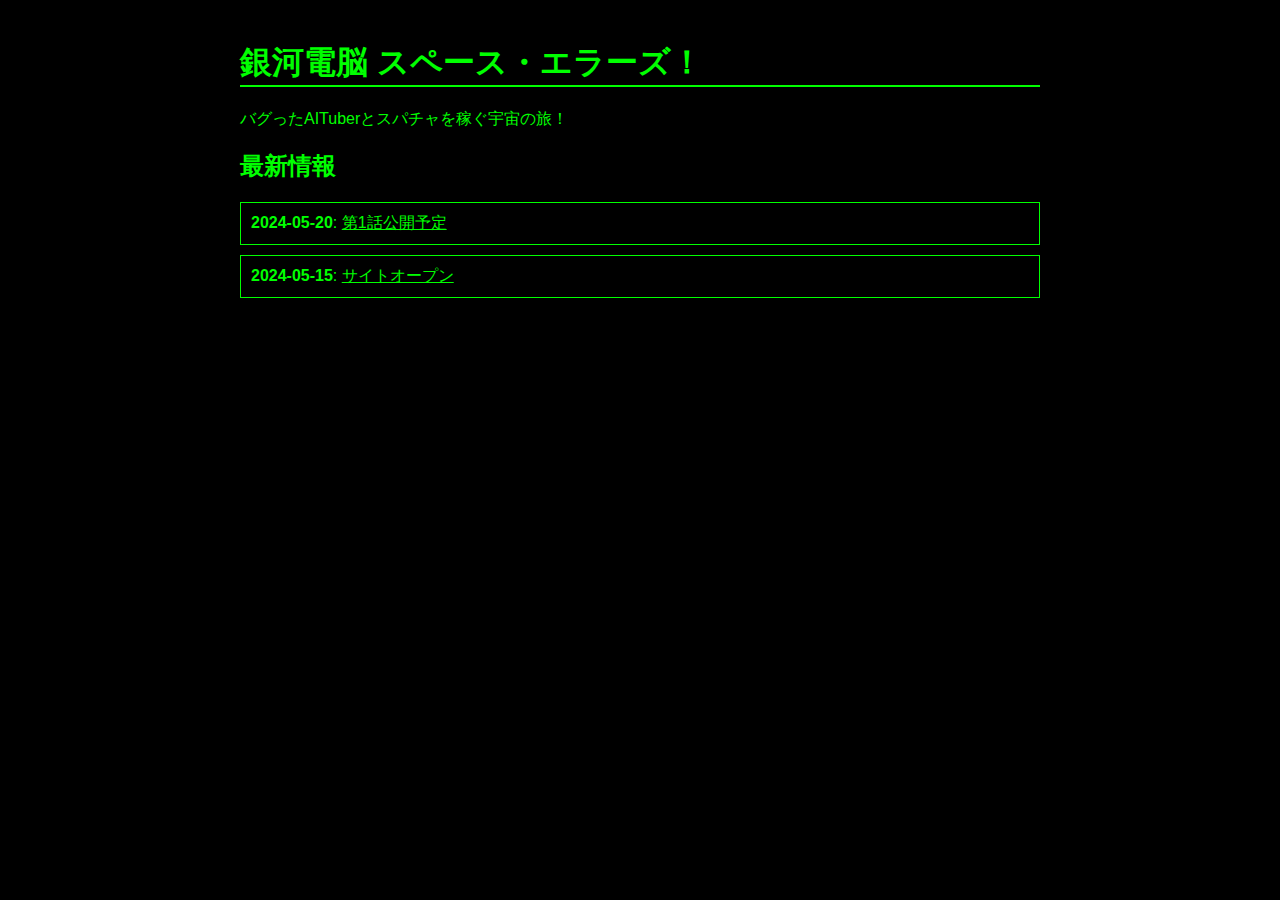
<file: public_website/index.html>
<!DOCTYPE html>
<html lang="ja">
<head>
    <meta charset="UTF-8">
    <meta name="viewport" content="width=device-width, initial-scale=1.0">
    <title>銀河電脳 スペース・エラーズ！ 公式サイト</title>
    <style>
        body { font-family: sans-serif; background: #000; color: #0f0; max-width: 800px; margin: 0 auto; padding: 20px; }
        h1 { border-bottom: 2px solid #0f0; }
        .news-item { border: 1px solid #0f0; padding: 10px; margin-bottom: 10px; }
    </style>
</head>
<body>
    <h1>銀河電脳 スペース・エラーズ！</h1>
    <p>バグったAITuberとスパチャを稼ぐ宇宙の旅！</p>

    <h2>最新情報</h2>
    <div id="news-container">
        <!-- JSで読み込み -->
    </div>

    <script>
        fetch('updates.json')
            .then(response => response.json())
            .then(data => {
                const container = document.getElementById('news-container');
                data.latest_news.forEach(item => {
                    const div = document.createElement('div');
                    div.className = 'news-item';
                    div.innerHTML = `<strong>${item.date}</strong>: <a href="${item.link}" style="color: #0f0;">${item.title}</a>`;
                    container.appendChild(div);
                });
            });
    </script>
</body>
</html>
</file>
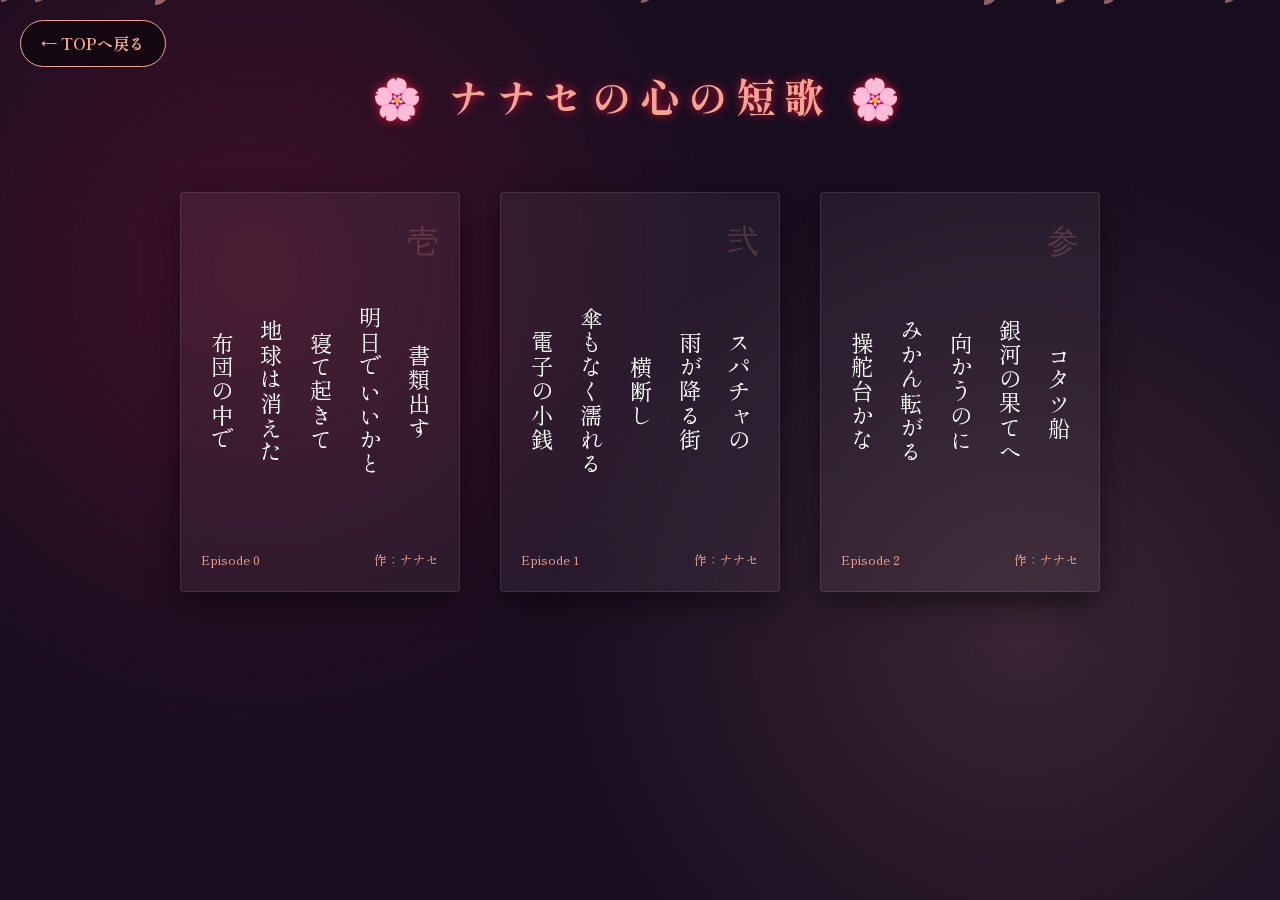
<file: tanka/index.html>
<!DOCTYPE html>
<html lang="ja">

<head>
    <meta charset="UTF-8">
    <meta name="viewport" content="width=device-width, initial-scale=1.0">
    <title>ナナセの心の短歌 | 銀河電脳 スペース・エラーズ！</title>
    <link href="https://fonts.googleapis.com/css2?family=Shippori+Mincho:wght@400;700&display=swap" rel="stylesheet">
    <link rel="stylesheet" href="../style.css">
    <style>
        body {
            background-color: #0d0015;
            color: #fff;
            font-family: 'Shippori Mincho', serif;
            overflow-x: hidden;
            min-height: 100vh;
        }

        /* Cosmic Washi Background */
        .washi-bg {
            position: fixed;
            inset: 0;
            background-image: url('[data-uri]');
            pointer-events: none;
            z-index: -1;
        }

        .nebula {
            position: fixed;
            inset: 0;
            background:
                radial-gradient(circle at 20% 30%, rgba(217, 20, 56, 0.2), transparent 40%),
                radial-gradient(circle at 80% 70%, rgba(242, 165, 148, 0.15), transparent 40%);
            z-index: -2;
            animation: breathe 10s infinite alternate;
        }

        @keyframes breathe {
            0% {
                opacity: 0.5;
                transform: scale(1);
            }

            100% {
                opacity: 0.8;
                transform: scale(1.1);
            }
        }

        .container {
            max-width: 1000px;
            margin: 0 auto;
            padding: 60px 20px;
            text-align: center;
        }

        .page-title {
            font-size: 2.5rem;
            margin-bottom: 60px;
            color: #F2A594;
            text-shadow: 0 0 10px #D91438;
            letter-spacing: 0.2em;
        }

        .tanka-grid {
            display: flex;
            flex-wrap: wrap;
            justify-content: center;
            gap: 40px;
            padding-bottom: 100px;
        }

        .tanka-card {
            background: rgba(255, 255, 255, 0.05);
            border: 1px solid rgba(255, 255, 255, 0.1);
            padding: 40px 30px;
            border-radius: 4px;
            width: 280px;
            height: 400px;
            position: relative;
            box-shadow: 0 10px 30px rgba(0, 0, 0, 0.5);
            transition: transform 0.3s, box-shadow 0.3s;
            display: flex;
            flex-direction: column;
            align-items: center;
            justify-content: center;
        }

        .tanka-card:hover {
            transform: translateY(-5px);
            box-shadow: 0 15px 40px rgba(217, 20, 56, 0.3);
            border-color: #F2A594;
        }

        .tanka-text {
            writing-mode: vertical-rl;
            text-orientation: upright;
            font-size: 1.4rem;
            line-height: 2.2;
            height: 280px;
            letter-spacing: 0.1em;
            color: #fff;
        }

        .tanka-meta {
            margin-top: 20px;
            font-size: 0.8rem;
            color: #F2A594;
            display: flex;
            justify-content: space-between;
            width: 100%;
            position: absolute;
            bottom: 20px;
            left: 0;
            padding: 0 20px;
            box-sizing: border-box;
        }

        .hana-mark {
            position: absolute;
            top: 20px;
            right: 20px;
            font-size: 2rem;
            color: rgba(242, 165, 148, 0.2);
            font-family: serif;
        }

        .back-link {
            position: fixed;
            top: 20px;
            left: 20px;
            color: #F2A594;
            text-decoration: none;
            font-weight: bold;
            z-index: 100;
            background: rgba(0, 0, 0, 0.5);
            padding: 8px 20px;
            border: 1px solid #F2A594;
            border-radius: 30px;
            transition: 0.3s;
        }

        .back-link:hover {
            background: #D91438;
            color: #fff;
        }

        /* Falling Sakura (CSS only) */
        .sakura {
            position: fixed;
            top: -10px;
            background: #ffb7b2;
            border-radius: 100% 0 100% 0;
            opacity: 0.5;
            transform-origin: center;
            animation: fall 10s linear infinite, sway 3s ease-in-out infinite alternate;
        }

        @keyframes fall {
            to {
                top: 100vh;
            }
        }

        @keyframes sway {
            from {
                transform: translateX(0) rotate(0);
            }

            to {
                transform: translateX(50px) rotate(45deg);
            }
        }
    </style>
</head>

<body>
    <div class="washi-bg"></div>
    <div class="nebula"></div>

    <!-- Sakura particles -->
    <script>
        for (let i = 0; i < 15; i++) {
            const s = document.createElement('div');
            s.className = 'sakura';
            s.style.left = Math.random() * 100 + 'vw';
            s.style.width = (Math.random() * 10 + 5) + 'px';
            s.style.height = s.style.width;
            s.style.animationDuration = (Math.random() * 5 + 5) + 's';
            s.style.animationDelay = Math.random() * 5 + 's';
            document.body.appendChild(s);
        }
    </script>

    <a href="../index.html" class="back-link">← TOPへ戻る</a>

    <div class="container">
        <h1 class="page-title">🌸 ナナセの心の短歌 🌸</h1>

        <div class="tanka-grid">
            <!-- Tanka 1 -->
            <div class="tanka-card">
                <div class="hana-mark">壱</div>
                <div class="tanka-text">
                    書類出す<br>
                    明日でいいかと<br>
                    寝て起きて<br>
                    地球は消えた<br>
                    布団の中で
                </div>
                <div class="tanka-meta">
                    <span>Episode 0</span>
                    <span>作：ナナセ</span>
                </div>
            </div>

            <!-- Tanka 2 -->
            <div class="tanka-card">
                <div class="hana-mark">弐</div>
                <div class="tanka-text">
                    スパチャの<br>
                    雨が降る街<br>
                    横断し<br>
                    傘もなく濡れる<br>
                    電子の小銭
                </div>
                <div class="tanka-meta">
                    <span>Episode 1</span>
                    <span>作：ナナセ</span>
                </div>
            </div>

            <!-- Tanka 3 -->
            <div class="tanka-card">
                <div class="hana-mark">参</div>
                <div class="tanka-text">
                    コタツ船<br>
                    銀河の果てへ<br>
                    向かうのに<br>
                    みかん転がる<br>
                    操舵台かな
                </div>
                <div class="tanka-meta">
                    <span>Episode 2</span>
                    <span>作：ナナセ</span>
                </div>
            </div>
        </div>
    </div>
</body>

</html>
</file>
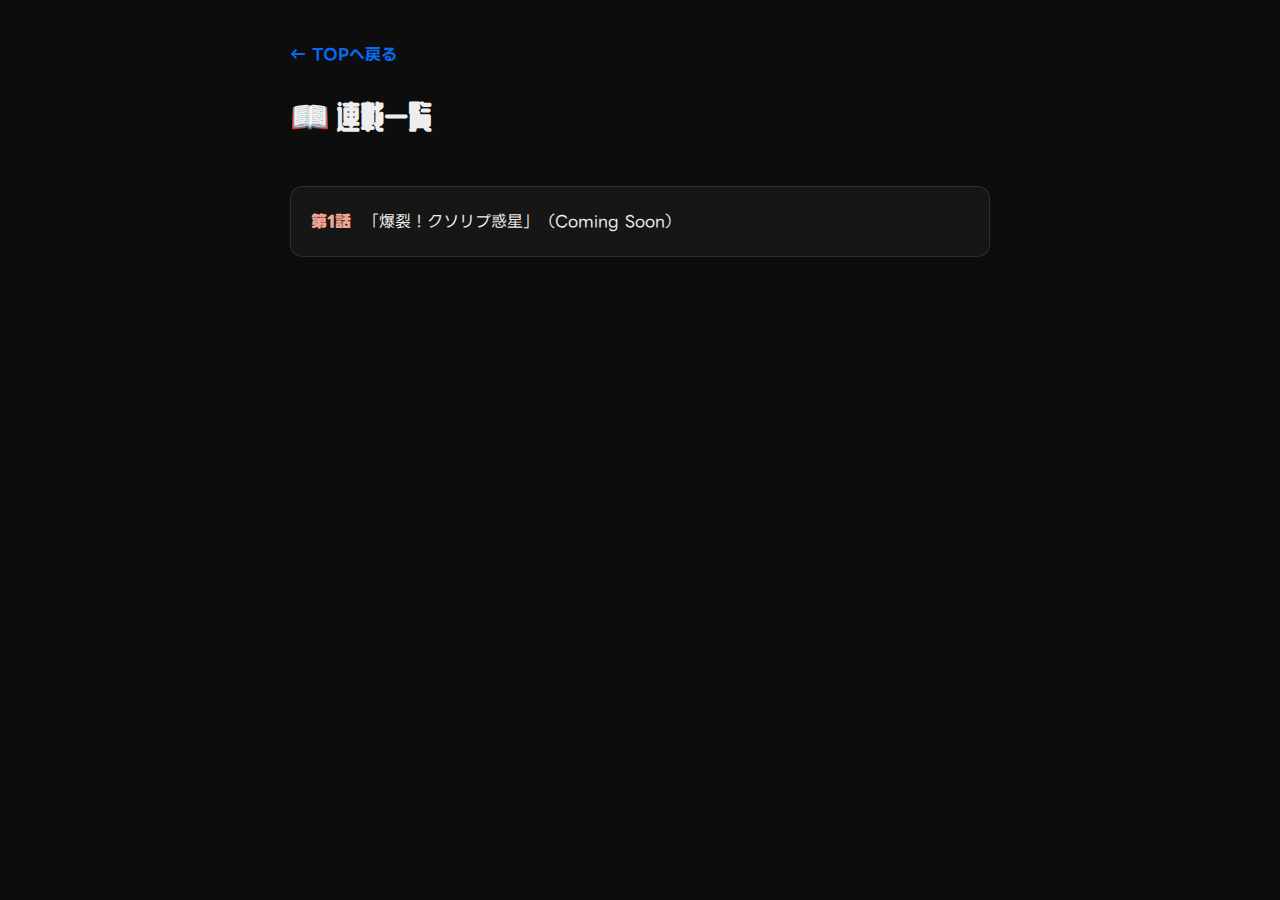
<file: webnovel/index.html>
<!DOCTYPE html>
<html lang="ja">

<head>
    <meta charset="UTF-8">
    <meta name="viewport" content="width=device-width, initial-scale=1.0">
    <title>連載一覧 | 銀河電脳 スペース・エラーズ！</title>
    <link rel="stylesheet" href="../style.css">
    <style>
        body {
            padding: 40px 20px;
        }

        .chapter-list {
            max-width: 700px;
            margin: 40px auto;
        }

        .chapter-list a {
            display: block;
            padding: 20px;
            margin-bottom: 12px;
            background: rgba(255, 255, 255, 0.04);
            border: 1px solid rgba(255, 255, 255, 0.1);
            border-radius: 12px;
            color: #eee;
            text-decoration: none;
            transition: 0.3s;
        }

        .chapter-list a:hover {
            background: rgba(242, 128, 223, 0.1);
            border-color: #F280DF;
            transform: translateX(5px);
        }

        .ch-num {
            color: #F2A594;
            font-weight: 800;
            margin-right: 12px;
        }

        .back-link {
            color: #056CF2;
            text-decoration: none;
            font-weight: 700;
        }

        .back-link:hover {
            text-decoration: underline;
        }
    </style>
</head>

<body>
    <div style="max-width:700px; margin:0 auto;">
        <a href="../index.html" class="back-link">← TOPへ戻る</a>
        <h1 style="font-family:'WDXL Lubrifont JP N',sans-serif; margin-top:20px;">📖 連載一覧</h1>
        <div class="chapter-list">
            <a href="chapter01.html">
                <span class="ch-num">第1話</span>「爆裂！クソリプ惑星」（Coming Soon）
            </a>
            <!-- 今後の話数はここに追加 -->
        </div>
    </div>
</body>

</html>
</file>
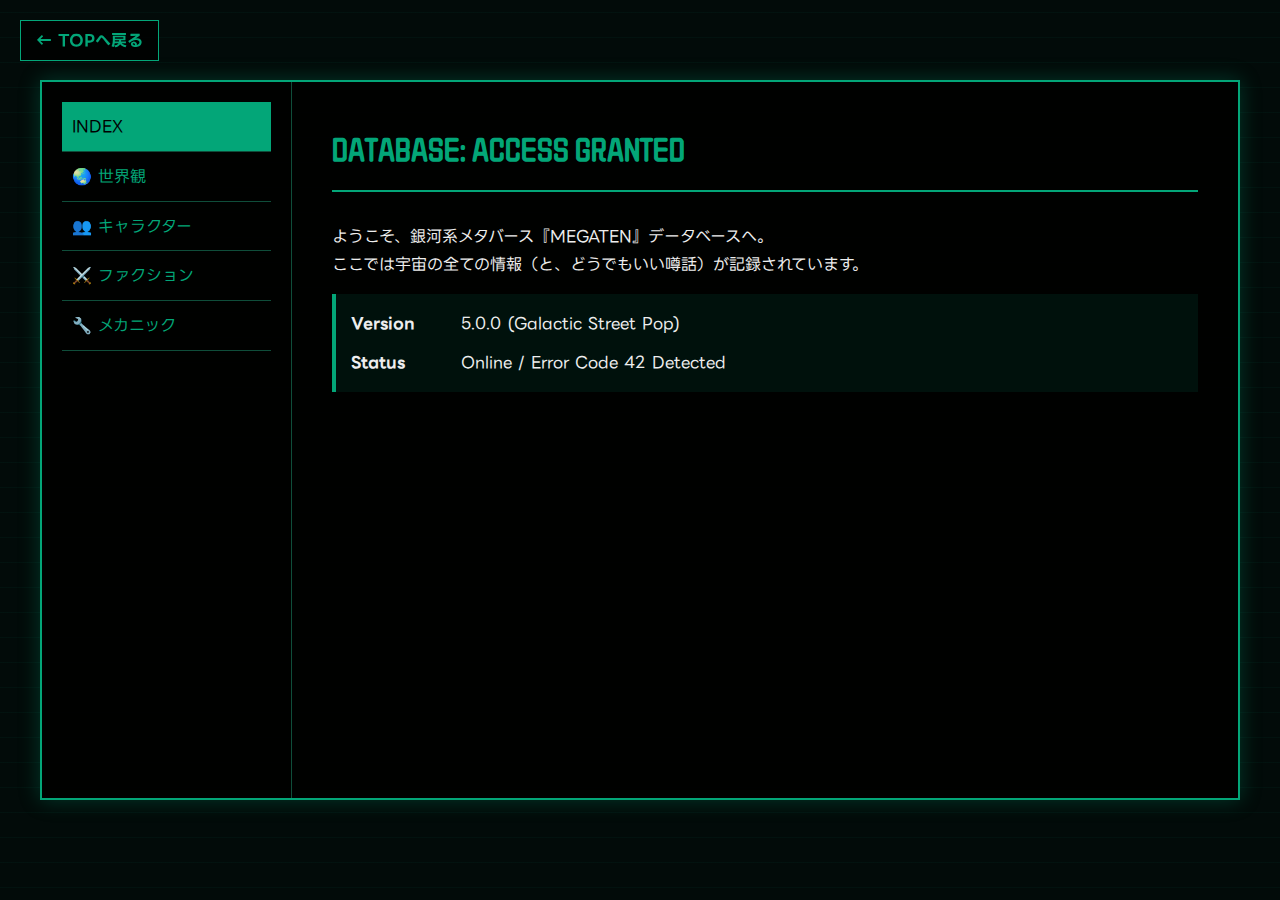
<file: wiki/index.html>
<!DOCTYPE html>
<html lang="ja">

<head>
    <meta charset="UTF-8">
    <meta name="viewport" content="width=device-width, initial-scale=1.0">
    <title>設定Wiki | 銀河電脳 スペース・エラーズ！</title>
    <link rel="stylesheet" href="../style.css">
    <style>
        /* Wiki Specific Styles */
        :root {
            --wiki-green: #03A678;
            --wiki-dark: #051a15;
            --wiki-border: #0f4d3a;
        }

        body {
            background-color: #020b09;
            background-image: linear-gradient(0deg, transparent 24%, rgba(3, 166, 120, .05) 25%, rgba(3, 166, 120, .05) 26%, transparent 27%, transparent 74%, rgba(3, 166, 120, .05) 75%, rgba(3, 166, 120, .05) 76%, transparent 77%, transparent);
            background-size: 50px 50px;
        }

        .wiki-container {
            display: grid;
            grid-template-columns: 250px 1fr;
            max-width: 1200px;
            margin: 80px auto;
            border: 2px solid var(--wiki-green);
            background: rgba(0, 0, 0, 0.9);
            box-shadow: 0 0 20px rgba(3, 166, 120, 0.3);
            min-height: 80vh;
        }

        .wiki-sidebar {
            border-right: 1px solid var(--wiki-border);
            padding: 20px;
        }

        .wiki-nav-item {
            display: block;
            padding: 10px;
            color: var(--wiki-green);
            text-decoration: none;
            border-bottom: 1px solid var(--wiki-border);
            cursor: pointer;
            transition: 0.3s;
        }

        .wiki-nav-item:hover,
        .wiki-nav-item.active {
            background: var(--wiki-green);
            color: #000;
        }

        .wiki-main {
            padding: 40px;
            overflow-y: auto;
            max-height: 80vh;
        }

        .wiki-title {
            font-family: 'WDXL Lubrifont JP N', sans-serif;
            color: var(--wiki-green);
            border-bottom: 2px solid var(--wiki-green);
            padding-bottom: 10px;
            margin-bottom: 30px;
        }

        .wiki-entry {
            display: none;
            animation: fadeIn 0.5s;
        }

        .wiki-entry.active {
            display: block;
        }

        .entry-header {
            font-size: 1.5rem;
            color: #fff;
            margin-bottom: 15px;
            display: flex;
            align-items: center;
            gap: 10px;
        }

        .entry-tag {
            font-size: 0.8rem;
            background: var(--wiki-border);
            padding: 2px 8px;
            border-radius: 4px;
        }

        .entry-body {
            line-height: 1.8;
            color: #ccc;
        }

        .entry-kv {
            display: grid;
            grid-template-columns: 100px 1fr;
            gap: 10px;
            margin: 15px 0;
            background: rgba(3, 166, 120, 0.1);
            padding: 15px;
            border-left: 4px solid var(--wiki-green);
        }

        .back-link {
            position: fixed;
            top: 20px;
            left: 20px;
            color: var(--wiki-green);
            text-decoration: none;
            font-weight: bold;
            z-index: 100;
            background: rgba(0, 0, 0, 0.8);
            padding: 5px 15px;
            border: 1px solid var(--wiki-green);
        }

        @keyframes fadeIn {
            from {
                opacity: 0;
                transform: translateY(10px);
            }

            to {
                opacity: 1;
                transform: translateY(0);
            }
        }

        /* Mobile */
        @media (max-width: 768px) {
            .wiki-container {
                grid-template-columns: 1fr;
                margin: 60px 10px;
            }

            .wiki-sidebar {
                border-right: none;
                border-bottom: 1px solid var(--wiki-border);
                display: flex;
                overflow-x: auto;
            }

            .wiki-nav-item {
                white-space: nowrap;
                border-bottom: none;
                border-right: 1px solid var(--wiki-border);
            }
        }
    </style>
</head>

<body>

    <a href="../index.html" class="back-link">← TOPへ戻る</a>

    <div class="wiki-container">
        <!-- Sidebar -->
        <aside class="wiki-sidebar">
            <div class="wiki-nav-item active" onclick="show('welcome')">INDEX</div>
            <div class="wiki-nav-item" onclick="show('world')">🌏 世界観</div>
            <div class="wiki-nav-item" onclick="show('chars')">👥 キャラクター</div>
            <div class="wiki-nav-item" onclick="show('factions')">⚔️ ファクション</div>
            <div class="wiki-nav-item" onclick="show('mechanics')">🔧 メカニック</div>
        </aside>

        <!-- Main Content -->
        <main class="wiki-main">
            <!-- WELCOME -->
            <div id="welcome" class="wiki-entry active">
                <h1 class="wiki-title">DATABASE: ACCESS GRANTED</h1>
                <p>ようこそ、銀河系メタバース『MEGATEN』データベースへ。<br>
                    ここでは宇宙の全ての情報（と、どうでもいい噂話）が記録されています。</p>
                <div class="entry-kv">
                    <strong>Version</strong> <span>5.0.0 (Galactic Street Pop)</span>
                    <strong>Status</strong> <span>Online / Error Code 42 Detected</span>
                </div>
            </div>

            <!-- WORLD -->
            <div id="world" class="wiki-entry">
                <h1 class="wiki-title">WORLD SETTINGS</h1>

                <div class="entry-header">MEGATEN (Mega Telepathy Network) <span class="entry-tag">System</span></div>
                <div class="entry-body">
                    <p>銀河系全土をカバーする精神感応型プラットフォーム。<br>
                        物理現実（Real）と仮想空間（Virtual）の境界が消失しており、思考するだけで投稿（ポスト）でき、感情が高ぶると文字が質量を持って顕現する。</p>
                </div>
                <hr style="border-color:var(--wiki-border); margin:20px 0;">

                <div class="entry-header">メインストリート <span class="entry-tag">Area</span></div>
                <div class="entry-body">
                    <p>常にスパチャの雨（コインや宝石のエフェクト）が降っている目抜き通り。</p>
                </div>

                <div class="entry-header">舞妓シティ (Maiko City) <span class="entry-tag">Area</span></div>
                <div class="entry-body">
                    <p>和風サイバーパンクな歓楽街。ネオンと提灯、浮世絵ホログラムが混在する観光名所。</p>
                </div>

                <div class="entry-header">パニー横丁 <span class="entry-tag">Area</span></div>
                <div class="entry-body">
                    <p>100以上の銀河言語が飛び交う飲み屋街。治安は悪いが酒は美味い。</p>
                </div>

                <div class="entry-header">シンプルトークルーム「なぎさ」 <span class="entry-tag">Area</span></div>
                <div class="entry-body">
                    <p>喧騒から離れた隠れ家バー。マスターのギャファイが作る「バーチャルマグロ丼」が絶品。</p>
                </div>
            </div>

            <!-- CHARACTERS -->
            <div id="chars" class="wiki-entry">
                <h1 class="wiki-title">CHARACTER PROFILES</h1>

                <div class="entry-header">ナナセ (Nanase) <span class="entry-tag">Main</span></div>
                <div class="entry-kv">
                    <strong>属性</strong> <span>人類最後の生き残り / プロデューサー</span>
                    <strong>性格</strong> <span>極度の先延ばし癖。いざという時は「自爆スイッチ」を押す</span>
                </div>

                <div class="entry-header">キャッシュ (Cash) <span class="entry-tag">Main</span></div>
                <div class="entry-kv">
                    <strong>属性</strong> <span>人工超知能 / AITuber / 家出少女</span>
                    <strong>能力</strong> <span>ハッキング、弾幕操作、食欲（データ）</span>
                </div>

                <div class="entry-header">マギー (Maggie) <span class="entry-tag">Main</span></div>
                <div class="entry-kv">
                    <strong>属性</strong> <span>ボカロP / 猫型宇宙人</span>
                    <strong>備考</strong> <span>バナナ型宇宙人を捕食して曲を作る</span>
                </div>

                <div class="entry-header">ラキ (Laki) <span class="entry-tag">Main</span></div>
                <div class="entry-kv">
                    <strong>属性</strong> <span>ヤンキー占い師 / 宇宙鬼</span>
                    <strong>特徴</strong> <span>痛覚設定OFFの戦闘狂</span>
                </div>

                <div class="entry-header">悪眼のジギル <span class="entry-tag">Sub</span></div>
                <div class="entry-body">舞妓シティのNo.1ホスト。オッドアイ。ナナセを口説くのが趣味。</div>

                <div class="entry-header">ギャファイ <span class="entry-tag">Sub</span></div>
                <div class="entry-body">「なぎさ」のマスター。ロマンスグレーの紳士。情報屋。</div>

                <div class="entry-header">ヤック・エマーソン <span class="entry-tag">Sub</span></div>
                <div class="entry-body">宇宙グルメ漫画家。ハードボイルドだが猫アレルギー。</div>
            </div>

            <!-- FACTIONS -->
            <div id="factions" class="wiki-entry">
                <h1 class="wiki-title">FACTIONS</h1>
                <ul style="list-style: none; padding: 0;">
                    <li style="margin-bottom: 20px;">
                        <strong style="color:var(--wiki-green)">フラットスペース教団</strong><br>
                        「この宇宙はフィクションである」と主張する電波系集団。キャッシュを崇拝。
                    </li>
                    <li style="margin-bottom: 20px;">
                        <strong style="color:var(--wiki-green)">バーチャルライブズ</strong><br>
                        24時間365日、生活の全てを配信し続ける狂人たち。
                    </li>
                    <li style="margin-bottom: 20px;">
                        <strong style="color:var(--wiki-green)">暗楽鬼狂烈鮮怒（アンクレ）</strong><br>
                        痛覚設定を切って殴り合うことを至上の喜びとする戦闘狂ヤンキー集団。
                    </li>
                </ul>
            </div>

            <!-- MECHANICS -->
            <div id="mechanics" class="wiki-entry">
                <h1 class="wiki-title">GADGETS & MECHANICS</h1>

                <div class="entry-header">コタツ・マークII <span class="entry-tag">Ship</span></div>
                <div class="entry-body">最新鋭ステルス艦だがブリッジにコタツがある。操舵はみかん型コンソールで行う。オシャレな「こたつ」デカール付き。</div>

                <div class="entry-header">MAUフォン & アイリス <span class="entry-tag">Device</span></div>
                <div class="entry-body">生体充電式スマホと、没入用コンタクトレンズ型デバイス。</div>

                <div class="entry-header">無限スクロールマウス <span class="entry-tag">Legendary</span></div>
                <div class="entry-body">回し続けると時間を巻き戻せるが、指が腱鞘炎になる諸刃の剣。</div>

                <div class="entry-header">エラーコード42 <span class="entry-tag">Bug</span></div>
                <div class="entry-body">「あなたはどこにいますか？」という問いかけと共に発生するシステムバグ。</div>
            </div>
        </main>
    </div>

    <script>
        function show(id) {
            // Hide all
            document.querySelectorAll('.wiki-entry').forEach(e => e.classList.remove('active'));
            document.querySelectorAll('.wiki-nav-item').forEach(e => e.classList.remove('active'));

            // Show target
            document.getElementById(id).classList.add('active');

            // Highlight nav
            // Simple approach: find nav item based on index or text, 
            // but for simplicity let's rely on onclick setting active class manually if we wanted, 
            // but here let's just loop to match onclick attribute or something.
            // Actually, let's fix the highlighting logic in the onclick itself or pass element.
        }

        // Add click event to nav items to handle active state
        document.querySelectorAll('.wiki-nav-item').forEach(item => {
            item.addEventListener('click', function () {
                document.querySelectorAll('.wiki-nav-item').forEach(i => i.classList.remove('active'));
                this.classList.add('active');
            });
        });
    </script>
</body>

</html>
</file>
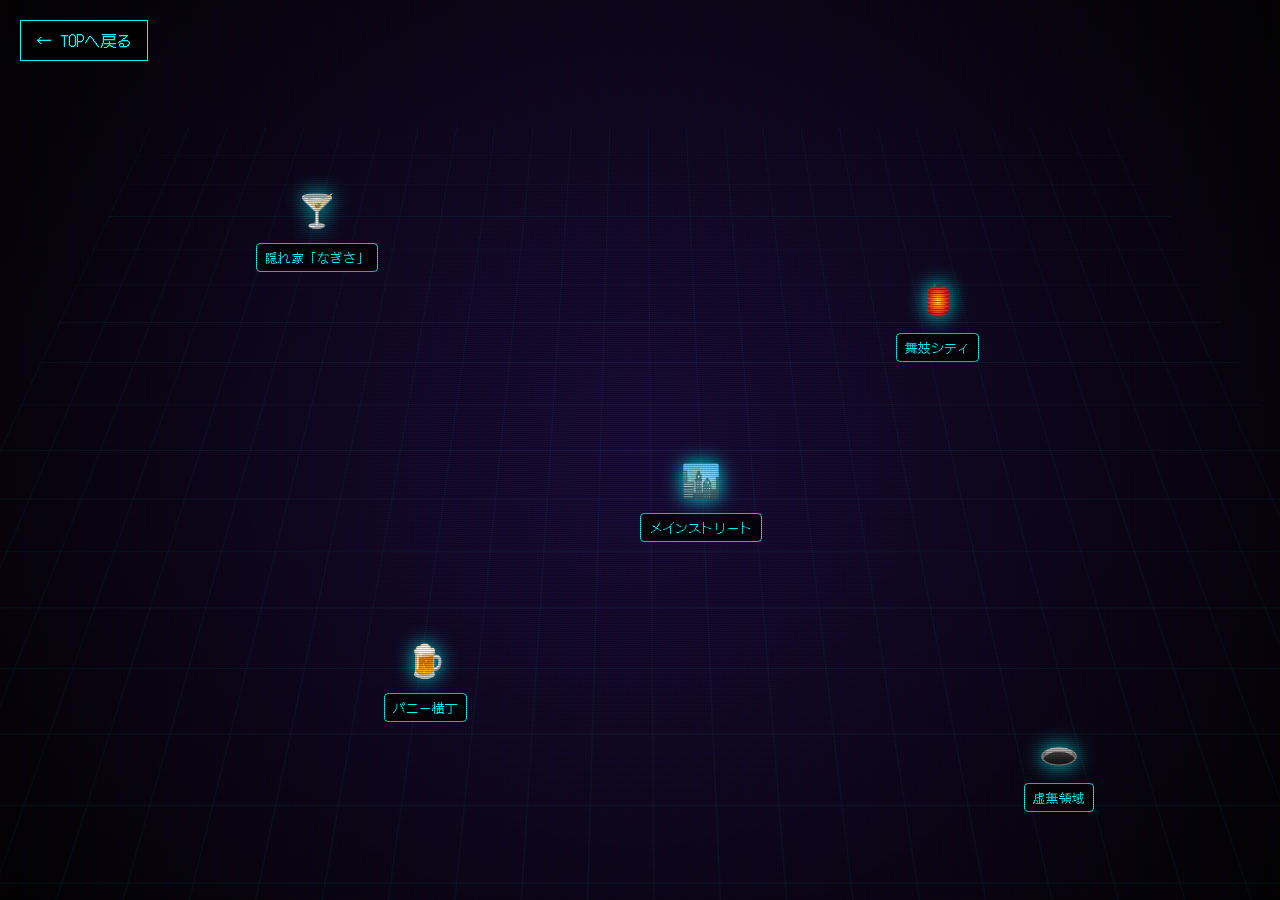
<file: world_map/index.html>
<!DOCTYPE html>
<html lang="ja">

<head>
    <meta charset="UTF-8">
    <meta name="viewport" content="width=device-width, initial-scale=1.0">
    <title>ワールドマップ | 銀河電脳 スペース・エラーズ！</title>
    <link href="https://fonts.googleapis.com/css2?family=DotGothic16&display=swap" rel="stylesheet">
    <link rel="stylesheet" href="../style.css">
    <style>
        body {
            background-color: #000;
            color: #fff;
            font-family: 'DotGothic16', sans-serif;
            overflow: hidden;
            height: 100vh;
            width: 100vw;
        }

        .map-container {
            position: relative;
            width: 100%;
            height: 100%;
            background: radial-gradient(circle, #1a0b3c, #000);
            overflow: hidden;
        }

        /* Scanline for map */
        .map-container::after {
            content: '';
            position: absolute;
            inset: 0;
            background: linear-gradient(rgba(18, 16, 16, 0) 50%, rgba(0, 0, 0, 0.25) 50%), linear-gradient(90deg, rgba(255, 0, 0, 0.06), rgba(0, 255, 0, 0.02), rgba(0, 0, 255, 0.06));
            background-size: 100% 2px, 3px 100%;
            pointer-events: none;
        }

        .grid-lines {
            position: absolute;
            inset: 0;
            background-image:
                linear-gradient(rgba(0, 255, 255, 0.1) 1px, transparent 1px),
                linear-gradient(90deg, rgba(0, 255, 255, 0.1) 1px, transparent 1px);
            background-size: 50px 50px;
            transform: perspective(500px) rotateX(20deg);
            opacity: 0.5;
        }

        .location-pin {
            position: absolute;
            cursor: pointer;
            transition: 0.3s;
            text-align: center;
        }

        .location-pin:hover {
            transform: scale(1.2);
            z-index: 10;
        }

        .pin-icon {
            font-size: 2rem;
            filter: drop-shadow(0 0 10px #00ffff);
            animation: bounce 2s infinite;
        }

        @keyframes bounce {

            0%,
            100% {
                transform: translateY(0);
            }

            50% {
                transform: translateY(-10px);
            }
        }

        .pin-label {
            background: rgba(0, 0, 0, 0.8);
            border: 1px solid #00ffff;
            padding: 2px 8px;
            border-radius: 4px;
            font-size: 0.8rem;
            color: #00ffff;
            margin-top: 5px;
            display: inline-block;
        }

        /* Detail Modal */
        .map-modal {
            position: fixed;
            bottom: -300px;
            left: 50%;
            transform: translateX(-50%);
            width: 90%;
            max-width: 500px;
            background: rgba(0, 20, 40, 0.95);
            border: 2px solid #00ffff;
            padding: 20px;
            border-radius: 10px 10px 0 0;
            transition: 0.5s;
            z-index: 100;
            box-shadow: 0 0 50px rgba(0, 255, 255, 0.3);
        }

        .map-modal.active {
            bottom: 0;
        }

        .modal-title {
            color: #00ffff;
            border-bottom: 1px solid #00ffff;
            padding-bottom: 5px;
            margin-bottom: 10px;
        }

        .close-modal {
            position: absolute;
            top: 10px;
            right: 15px;
            color: #fff;
            cursor: pointer;
            font-size: 1.5rem;
        }

        .back-link {
            position: fixed;
            top: 20px;
            left: 20px;
            /* Same as others */
            z-index: 100;
            background: rgba(0, 0, 0, 0.8);
            border: 1px solid #00ffff;
            color: #00ffff;
            padding: 5px 15px;
            text-decoration: none;
        }

        /* Locations */
        #loc-main {
            top: 50%;
            left: 50%;
        }

        #loc-maiko {
            top: 30%;
            left: 70%;
        }

        #loc-punny {
            top: 70%;
            left: 30%;
        }

        #loc-nagisa {
            top: 20%;
            left: 20%;
        }

        #loc-void {
            top: 80%;
            left: 80%;
        }
    </style>
</head>

<body>

    <a href="../index.html" class="back-link">← TOPへ戻る</a>

    <div class="map-container">
        <div class="grid-lines"></div>

        <!-- Main Street -->
        <div class="location-pin" id="loc-main" onclick="showLoc('main')">
            <div class="pin-icon">🏙️</div>
            <div class="pin-label">メインストリート</div>
        </div>

        <!-- Maiko City -->
        <div class="location-pin" id="loc-maiko" onclick="showLoc('maiko')">
            <div class="pin-icon">🏮</div>
            <div class="pin-label">舞妓シティ</div>
        </div>

        <!-- Punny Alley -->
        <div class="location-pin" id="loc-punny" onclick="showLoc('punny')">
            <div class="pin-icon">🍺</div>
            <div class="pin-label">パニー横丁</div>
        </div>

        <!-- Nagisa -->
        <div class="location-pin" id="loc-nagisa" onclick="showLoc('nagisa')">
            <div class="pin-icon">🍸</div>
            <div class="pin-label">隠れ家「なぎさ」</div>
        </div>

        <!-- Void -->
        <div class="location-pin" id="loc-void" onclick="showLoc('void')">
            <div class="pin-icon">🕳️</div>
            <div class="pin-label">虚無領域</div>
        </div>
    </div>

    <!-- Modal -->
    <div class="map-modal" id="modal">
        <div class="close-modal" onclick="closeModal()">×</div>
        <h2 class="modal-title" id="m-title">LOCATION NAME</h2>
        <p id="m-desc">Description goes here.</p>
        <p style="font-size:0.8rem; color:#aaa; margin-top:10px;">座標: X-88, Y-21 / 危険度: <span id="m-danger">★</span></p>
    </div>

    <script>
        const data = {
            main: {
                title: 'メインストリート',
                desc: 'MEGATENの中心的エリア。常にスパチャの雨が降っており、地面はコインで埋め尽くされている。歩くだけでチャリンチャリンと音がする。',
                danger: '★☆☆☆☆'
            },
            maiko: {
                title: '舞妓シティ',
                desc: '和風サイバーパンクな歓楽街。ホログラムの芸姑が踊り、ネオンの提灯が揺れる。観光客に人気だが、裏路地にはヤバイ店も。',
                danger: '★★★☆☆'
            },
            punny: {
                title: 'パニー横丁',
                desc: '多種多様なエイリアンが集まる飲み屋街。銀河中の酒が飲めるが、翻訳機が誤作動すると喧嘩になる。',
                danger: '★★★★☆'
            },
            nagisa: {
                title: '隠れ家「なぎさ」',
                desc: '会員制の静かなバー。マスターのギャファイが作るカクテルは絶品。情報交換の場としても使われる。',
                danger: '☆☆☆☆☆'
            },
            void: {
                title: '虚無領域 (VOID)',
                desc: 'データが破損した立入禁止区域。エラーコード42が頻発する。近づくとアバターがバグる。',
                danger: '★★★★★'
            }
        };

        function showLoc(id) {
            const d = data[id];
            document.getElementById('m-title').textContent = d.title;
            document.getElementById('m-desc').textContent = d.desc;
            document.getElementById('m-danger').textContent = d.danger;
            document.getElementById('modal').classList.add('active');
        }

        function closeModal() {
            document.getElementById('modal').classList.remove('active');
        }
    </script>
</body>

</html>
</file>
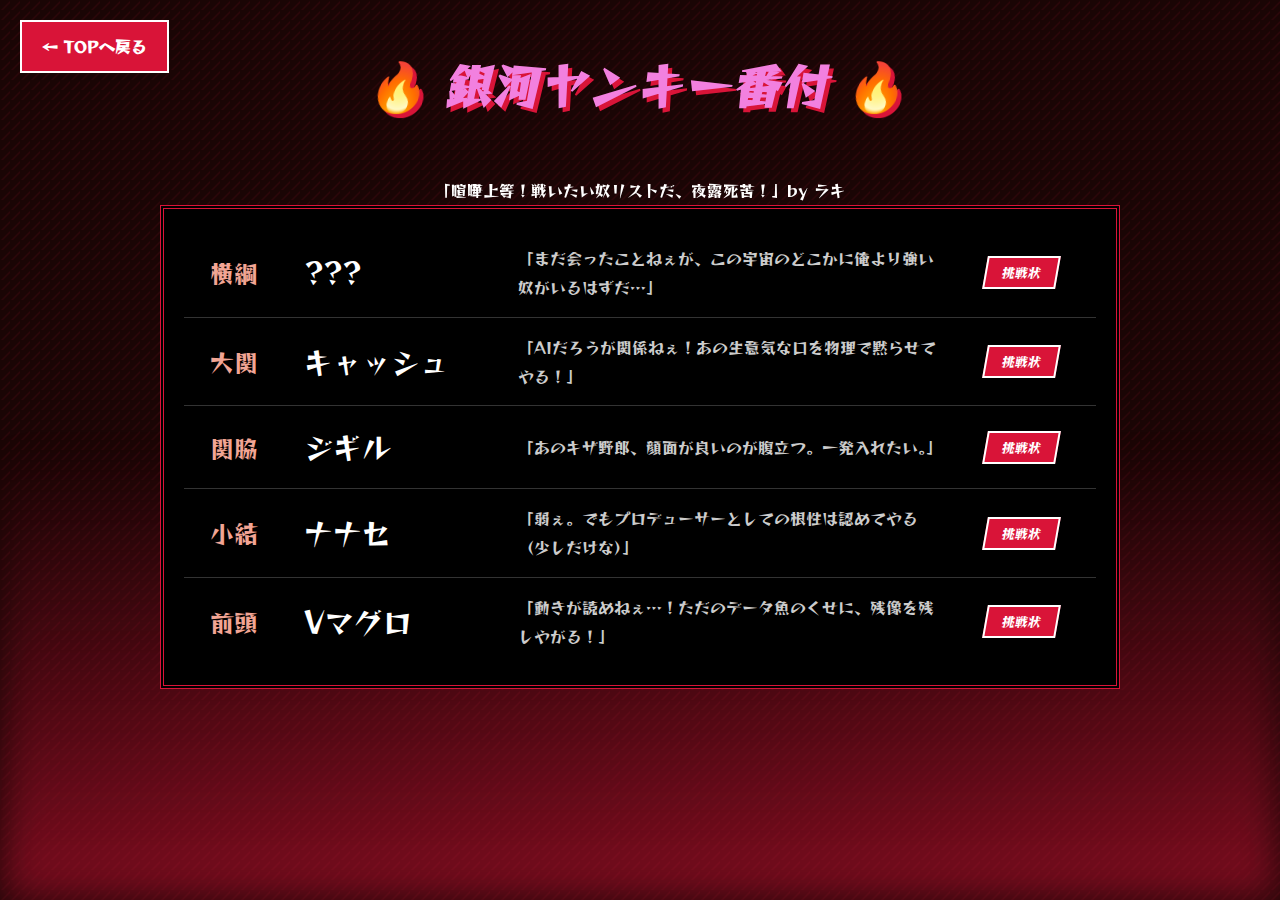
<file: yankee/index.html>
<!DOCTYPE html>
<html lang="ja">

<head>
    <meta charset="UTF-8">
    <meta name="viewport" content="width=device-width, initial-scale=1.0">
    <title>ラキの銀河ヤンキー番付 | 銀河電脳 スペース・エラーズ！</title>
    <!-- Bold Japanese Font -->
    <link href="https://fonts.googleapis.com/css2?family=Reggae+One&display=swap" rel="stylesheet">
    <link rel="stylesheet" href="../style.css">
    <style>
        body {
            background-color: #1a0505;
            color: #fff;
            font-family: 'Reggae One', sans-serif;
            overflow-x: hidden;
            background-image: url('[data-uri]');
        }

        .fire-bg {
            position: fixed;
            bottom: 0;
            left: 0;
            width: 100%;
            height: 50vh;
            background: linear-gradient(0deg, rgba(217, 20, 56, 0.5), transparent);
            filter: blur(20px);
            z-index: -1;
            animation: burn 2s infinite alternate;
        }

        @keyframes burn {
            0% {
                opacity: 0.5;
                height: 40vh;
            }

            100% {
                opacity: 0.8;
                height: 50vh;
            }
        }

        .container {
            max-width: 1000px;
            margin: 0 auto;
            padding: 40px 20px;
            text-align: center;
        }

        .title-area {
            font-size: 3rem;
            color: #F280DF;
            text-shadow: 4px 4px 0 #D91438;
            margin-bottom: 50px;
            transform: skew(-10deg);
        }

        /* Banzuke Style */
        .banzuke-container {
            border: 4px double #D91438;
            background: #000;
            padding: 20px;
            position: relative;
        }

        .banzuke-row {
            display: flex;
            align-items: center;
            border-bottom: 1px solid #333;
            padding: 15px 0;
            transition: 0.2s;
        }

        .banzuke-row:hover {
            background: rgba(217, 20, 56, 0.2);
        }

        .banzuke-row:last-child {
            border-bottom: none;
        }

        .rank {
            width: 100px;
            font-size: 1.5rem;
            color: #F2A594;
        }

        .name {
            flex: 1;
            font-size: 1.8rem;
            text-align: left;
            padding-left: 20px;
        }

        .comment {
            flex: 2;
            text-align: left;
            font-size: 1rem;
            color: #ccc;
        }

        .action {
            width: 150px;
        }

        .fight-btn {
            background: #D91438;
            color: #fff;
            border: 2px solid #fff;
            padding: 5px 15px;
            font-family: inherit;
            cursor: pointer;
            transform: skew(-10deg);
            transition: 0.1s;
        }

        .fight-btn:hover {
            transform: skew(-10deg) scale(1.1);
            background: #fff;
            color: #D91438;
        }

        .fight-btn:active {
            transform: skew(-10deg) scale(0.9);
        }

        .back-link {
            position: fixed;
            top: 20px;
            left: 20px;
            background: #D91438;
            color: #fff;
            padding: 10px 20px;
            text-decoration: none;
            font-weight: bold;
            z-index: 100;
            border: 2px solid #fff;
        }

        @media (max-width: 768px) {
            .banzuke-row {
                flex-direction: column;
                text-align: center;
                gap: 10px;
            }

            .name,
            .comment {
                text-align: center;
                padding: 0;
            }
        }
    </style>
</head>

<body>
    <div class="fire-bg"></div>

    <a href="../index.html" class="back-link">← TOPへ戻る</a>

    <div class="container">
        <h1 class="title-area">🔥 銀河ヤンキー番付 🔥</h1>
        <p>「喧嘩上等！戦いたい奴リストだ、夜露死苦！」by ラキ</p>

        <div class="banzuke-container">
            <!-- Row 1 -->
            <div class="banzuke-row">
                <div class="rank">横綱</div>
                <div class="name">???</div>
                <div class="comment">「まだ会ったことねぇが、この宇宙のどこかに俺より強い奴がいるはずだ…」</div>
                <div class="action"><button class="fight-btn" onclick="challenge('???')">挑戦状</button></div>
            </div>

            <!-- Row 2 -->
            <div class="banzuke-row">
                <div class="rank">大関</div>
                <div class="name">キャッシュ</div>
                <div class="comment">「AIだろうが関係ねぇ！あの生意気な口を物理で黙らせてやる！」</div>
                <div class="action"><button class="fight-btn" onclick="challenge('キャッシュ')">挑戦状</button></div>
            </div>

            <!-- Row 3 -->
            <div class="banzuke-row">
                <div class="rank">関脇</div>
                <div class="name">ジギル</div>
                <div class="comment">「あのキザ野郎、顔面が良いのが腹立つ。一発入れたい。」</div>
                <div class="action"><button class="fight-btn" onclick="challenge('ジギル')">挑戦状</button></div>
            </div>

            <!-- Row 4 -->
            <div class="banzuke-row">
                <div class="rank">小結</div>
                <div class="name">ナナセ</div>
                <div class="comment">「弱ぇ。でもプロデューサーとしての根性は認めてやる（少しだけな）」</div>
                <div class="action"><button class="fight-btn" onclick="challenge('ナナセ')">挑戦状</button></div>
            </div>

            <!-- Row 5 -->
            <div class="banzuke-row">
                <div class="rank">前頭</div>
                <div class="name">Vマグロ</div>
                <div class="comment">「動きが読めねぇ…！ただのデータ魚のくせに、残像を残しやがる！」</div>
                <div class="action"><button class="fight-btn" onclick="challenge('バーチャルマグロ')">挑戦状</button></div>
            </div>
        </div>
    </div>

    <script>
        function challenge(name) {
            const responses = [
                '「おう！やってやんよ！」',
                '「ビビってんのかァ！？」',
                '「その意気だ！かかってこい！」',
                '「まずはスクワット1万回やってこい！」'
            ];
            const res = responses[Math.floor(Math.random() * responses.length)];
            alert(`【ラキの反応】\n\n${name}への挑戦状を受け取ったぜ！\n${res}`);
        }
    </script>
</body>

</html>
</file>
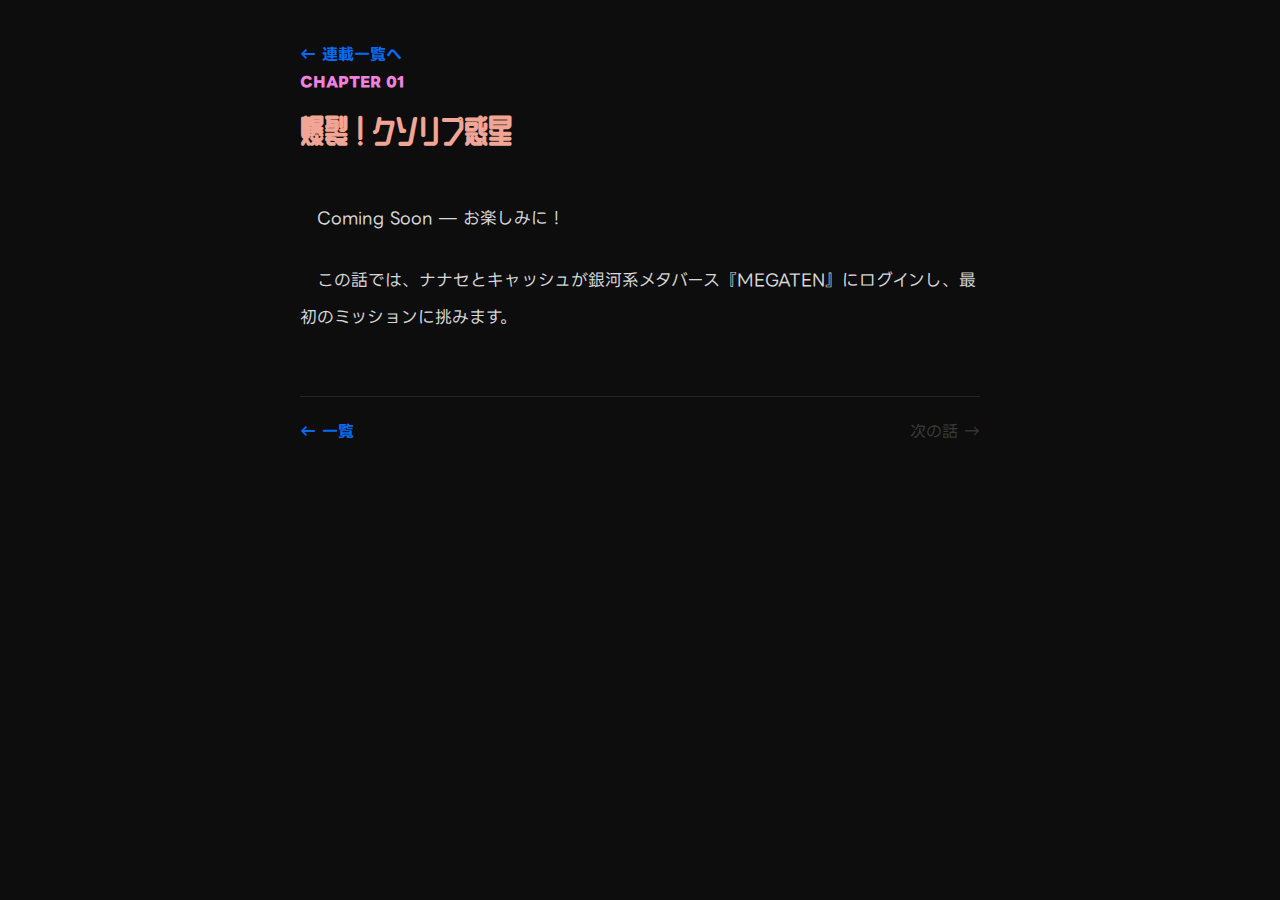
<file: webnovel/chapter01.html>
<!DOCTYPE html>
<html lang="ja">

<head>
    <meta charset="UTF-8">
    <meta name="viewport" content="width=device-width, initial-scale=1.0">
    <title>第1話「爆裂！クソリプ惑星」 | スペース・エラーズ！</title>
    <link rel="stylesheet" href="../style.css">
    <style>
        body {
            padding: 40px 20px;
        }

        .novel-container {
            max-width: 680px;
            margin: 0 auto;
        }

        .novel-header {
            margin-bottom: 40px;
        }

        .novel-header h1 {
            font-family: 'WDXL Lubrifont JP N', sans-serif;
            font-size: 2rem;
            color: #F2A594;
            -webkit-text-fill-color: #F2A594;
            background: none;
            -webkit-background-clip: initial;
            background-clip: initial;
            filter: none;
            transform: none;
        }

        .novel-header .ch-number {
            color: #F280DF;
            font-weight: 800;
            font-size: 0.9rem;
            margin-bottom: 8px;
            display: block;
        }

        .novel-body {
            font-family: 'LINE Seed JP', sans-serif;
            font-size: 1.05rem;
            line-height: 2.2;
            color: rgba(255, 255, 255, 0.85);
        }

        .novel-body p {
            margin-bottom: 1.5em;
            text-indent: 1em;
        }

        .novel-nav {
            display: flex;
            justify-content: space-between;
            margin-top: 60px;
            padding-top: 20px;
            border-top: 1px solid rgba(255, 255, 255, 0.1);
        }

        .novel-nav a {
            color: #056CF2;
            text-decoration: none;
            font-weight: 700;
        }

        .novel-nav a:hover {
            text-decoration: underline;
        }

        .back-link {
            color: #056CF2;
            text-decoration: none;
            font-weight: 700;
        }

        .back-link:hover {
            text-decoration: underline;
        }
    </style>
</head>

<body>
    <div class="novel-container">
        <a href="index.html" class="back-link">← 連載一覧へ</a>

        <div class="novel-header">
            <span class="ch-number">CHAPTER 01</span>
            <h1>爆裂！クソリプ惑星</h1>
        </div>

        <div class="novel-body">
            <p>Coming Soon — お楽しみに！</p>
            <p>この話では、ナナセとキャッシュが銀河系メタバース『MEGATEN』にログインし、最初のミッションに挑みます。</p>
        </div>

        <div class="novel-nav">
            <a href="index.html">← 一覧</a>
            <span style="color:rgba(255,255,255,0.2);">次の話 →</span>
        </div>
    </div>
</body>

</html>
</file>
<file: style.css>
﻿@import url('https://fonts.googleapis.com/css2?family=LINE+Seed+JP:wght@400;700;800&family=WDXL+Lubrifont+JP+N&display=swap');

/* ============================================================
   SPACE ERRORS! v5 窶・Full Immersive Design
   Inspired by: 繝溘Ν繧ｭ繝ｼ繧ｵ繝悶え繧ｧ繧､ / 雜・°縺舌ｄ蟋ｫ
   ============================================================ */
:root {
    --bg: #0D0D0D;
    --pink: #F280DF;
    --emerald: #03A678;
    --teal: #038C73;
    --blue: #056CF2;
    --lime: #E7F294;
    --salmon: #F2A594;
    --crimson: #D91438;
    --burgundy: #590725;
}

body.metaverse {
    --bg: #050014;
    --pink: #ff00ff;
    --emerald: #00ffcc;
    --teal: #00ffff;
    --blue: #0088ff;
    --lime: #ccff00;
    --salmon: #ff3366;
    --crimson: #ff0000;
    --burgundy: #990033;
    background: radial-gradient(circle at 50% 50%, #1a0b3c, #000);
}

body.metaverse .section-label {
    text-shadow: 0 0 10px var(--emerald), 0 0 20px var(--emerald);
}

body.metaverse .hero-title {
    filter: drop-shadow(0 0 10px var(--pink)) drop-shadow(0 0 30px var(--blue));
}

*,
*::before,
*::after {
    box-sizing: border-box;
    margin: 0;
    padding: 0;
}

html {
    scroll-behavior: smooth;
    scroll-snap-type: y proximity;
}

body {
    background: var(--bg);
    color: #eee;
    font-family: 'LINE Seed JP', sans-serif;
    overflow-x: hidden;
    line-height: 1.8;
}

/* === NAV (Floating Side) === */
.side-nav {
    position: fixed;
    right: 24px;
    top: 50%;
    transform: translateY(-50%);
    z-index: 200;
    display: flex;
    flex-direction: column;
    gap: 12px;
}

.side-nav a {
    width: 12px;
    height: 12px;
    border-radius: 50%;
    background: rgba(255, 255, 255, 0.2);
    border: 2px solid rgba(255, 255, 255, 0.4);
    display: block;
    transition: 0.3s;
    position: relative;
}

.side-nav a:hover,
.side-nav a.active {
    background: var(--pink);
    border-color: var(--pink);
    box-shadow: 0 0 12px var(--pink);
}

.side-nav a::after {
    content: attr(data-label);
    position: absolute;
    right: 24px;
    top: 50%;
    transform: translateY(-50%);
    background: rgba(0, 0, 0, 0.8);
    color: #fff;
    padding: 4px 12px;
    border-radius: 6px;
    font-size: 0.7rem;
    white-space: nowrap;
    opacity: 0;
    pointer-events: none;
    transition: 0.2s;
}

.side-nav a:hover::after {
    opacity: 1;
}

/* === FULL-VIEWPORT SECTIONS === */
.section {
    min-height: 100vh;
    display: flex;
    align-items: center;
    justify-content: center;
    position: relative;
    overflow: hidden;
    scroll-snap-align: start;
    padding: 60px 40px;
}

.section-inner {
    max-width: 900px;
    width: 100%;
    position: relative;
    z-index: 2;
}

/* ============================================================
   SECTION 1: HERO
   ============================================================ */
.hero-bg {
    position: absolute;
    inset: 0;
    background:
        radial-gradient(ellipse at 30% 50%, rgba(242, 128, 223, 0.15), transparent 60%),
        radial-gradient(ellipse at 70% 30%, rgba(5, 108, 242, 0.12), transparent 60%),
        radial-gradient(ellipse at 50% 80%, rgba(3, 166, 120, 0.1), transparent 60%);
    z-index: 0;
}

/* Star particles via CSS */
.stars {
    position: absolute;
    inset: 0;
    z-index: 0;
    overflow: hidden;
}

.stars span {
    position: absolute;
    width: 2px;
    height: 2px;
    background: #fff;
    border-radius: 50%;
    animation: twinkle 3s ease-in-out infinite alternate;
}

@keyframes twinkle {
    0% {
        opacity: 0.2;
        transform: scale(1);
    }

    100% {
        opacity: 1;
        transform: scale(1.5);
    }
}

.hero-content {
    text-align: center;
}

/* Logo Image — responsive, centered */
.hero-logo {
    display: block;
    max-width: min(90vw, 700px);
    width: 100%;
    height: auto;
    margin: 0 auto 20px;
    filter: drop-shadow(0 0 30px rgba(242, 128, 223, 0.3)) drop-shadow(0 0 60px rgba(5, 108, 242, 0.15));
}

/* Accessibility: hidden but readable by screen readers */
.visually-hidden {
    position: absolute !important;
    width: 1px !important;
    height: 1px !important;
    padding: 0 !important;
    margin: -1px !important;
    overflow: hidden !important;
    clip: rect(0, 0, 0, 0) !important;
    white-space: nowrap !important;
    border: 0 !important;
}

.hero-catch {
    margin-top: 24px;
    font-size: 1.1rem;
    color: rgba(255, 255, 255, 0.6);
    font-weight: 700;
}

.scroll-hint {
    position: absolute;
    bottom: 40px;
    left: 50%;
    transform: translateX(-50%);
    text-align: center;
    color: rgba(255, 255, 255, 0.3);
    font-size: 0.8rem;
    animation: bounce 2s infinite;
    z-index: 2;
}

.scroll-hint span {
    display: block;
    font-size: 1.5rem;
    margin-top: 5px;
}

@keyframes bounce {

    0%,
    100% {
        transform: translateX(-50%) translateY(0);
    }

    50% {
        transform: translateX(-50%) translateY(10px);
    }
}

/* ============================================================
   SECTION 2: NEWS (Ticker + Recent)
   ============================================================ */
.s-news {
    background: linear-gradient(180deg, var(--bg) 0%, #0a0a2e 100%);
}

.news-ticker-bar {
    background: var(--lime);
    color: var(--bg);
    padding: 10px 0;
    font-weight: 900;
    font-size: 1rem;
    overflow: hidden;
    white-space: nowrap;
    position: absolute;
    top: 0;
    left: -5%;
    width: 110%;
    transform: rotate(-1deg);
    border-bottom: 3px solid var(--emerald);
    z-index: 5;
}

.ticker-scroll {
    display: inline-block;
    animation: ticker 20s linear infinite;
}

@keyframes ticker {
    0% {
        transform: translateX(0);
    }

    100% {
        transform: translateX(-50%);
    }
}

.section-label {
    font-family: 'WDXL Lubrifont JP N', cursive;
    font-size: clamp(2rem, 5vw, 3.5rem);
    margin-bottom: 30px;
    position: relative;
    display: inline-block;
}

.section-label::after {
    content: "";
    position: absolute;
    bottom: -8px;
    left: 0;
    width: 100%;
    height: 4px;
    border-radius: 2px;
}

.s-news .section-label {
    color: var(--lime);
}

.s-news .section-label::after {
    background: var(--lime);
}

.news-list {
    list-style: none;
    max-width: 700px;
}

.news-list li {
    display: flex;
    gap: 16px;
    padding: 16px 0;
    border-bottom: 1px solid rgba(255, 255, 255, 0.08);
    align-items: baseline;
}

.news-date {
    color: var(--emerald);
    font-weight: 900;
    font-size: 0.85rem;
    flex-shrink: 0;
    width: 110px;
}

.news-title {
    font-weight: 700;
}

/* ============================================================
   SECTION 3: STORY (World Intro)
   ============================================================ */
.s-story {
    background: linear-gradient(135deg, var(--teal), #0a2e1e);
}

.s-story .section-label {
    color: var(--lime);
}

.s-story .section-label::after {
    background: var(--lime);
}

.story-text {
    font-size: 1.1rem;
    line-height: 2.2;
    max-width: 700px;
    color: rgba(255, 255, 255, 0.88);
}

.story-text strong {
    color: var(--pink);
}

.story-tags {
    display: flex;
    flex-wrap: wrap;
    gap: 10px;
    margin-top: 30px;
}

.story-tag {
    background: rgba(255, 255, 255, 0.1);
    border: 1px solid rgba(255, 255, 255, 0.2);
    padding: 6px 16px;
    border-radius: 50px;
    font-size: 0.85rem;
    transition: 0.3s;
    cursor: default;
}

.story-tag:hover {
    background: rgba(255, 255, 255, 0.2);
    transform: translateY(-2px);
}

/* ============================================================
   SECTION 4: CHARACTERS (Selector Style)
   ============================================================ */
.s-char {
    background: linear-gradient(180deg, #0a0a2e, var(--bg));
}

.s-char .section-label {
    color: var(--pink);
}

.s-char .section-label::after {
    background: var(--pink);
}

.char-selector {
    display: flex;
    gap: 0;
    margin-top: 20px;
    width: 100%;
}

.char-tab {
    flex: 1;
    text-align: center;
    padding: 20px 10px;
    cursor: pointer;
    border: 2px solid rgba(255, 255, 255, 0.1);
    border-right: none;
    background: rgba(255, 255, 255, 0.03);
    transition: 0.3s;
    position: relative;
}

.char-tab:last-child {
    border-right: 2px solid rgba(255, 255, 255, 0.1);
}

.char-tab:first-child {
    border-radius: 12px 0 0 12px;
}

.char-tab:last-child {
    border-radius: 0 12px 12px 0;
}

.char-tab:hover {
    background: rgba(255, 255, 255, 0.06);
}

.char-tab.active {
    background: rgba(242, 128, 223, 0.1);
    border-color: var(--pink);
}

.char-tab.active+.char-tab {
    border-left-color: var(--pink);
}

.char-tab-emoji {
    font-size: 2.5rem;
    display: block;
    margin-bottom: 8px;
    transition: 0.3s;
}

.char-tab:hover .char-tab-emoji {
    transform: scale(1.2);
}

.char-tab.active .char-tab-emoji {
    transform: scale(1.3);
}

.char-tab-name {
    font-family: 'WDXL Lubrifont JP N', cursive;
    font-size: 0.9rem;
    color: rgba(255, 255, 255, 0.6);
    transition: 0.3s;
}

.char-tab.active .char-tab-name {
    color: var(--pink);
}

/* Character Detail Panel */
.char-detail {
    margin-top: 24px;
    padding: 30px;
    background: rgba(255, 255, 255, 0.04);
    border: 1px solid rgba(255, 255, 255, 0.1);
    border-radius: 16px;
    display: none;
    animation: fadeIn 0.4s ease;
}

.char-detail.active {
    display: flex;
    gap: 30px;
    align-items: flex-start;
}

@keyframes fadeIn {
    from {
        opacity: 0;
        transform: translateY(10px);
    }

    to {
        opacity: 1;
        transform: translateY(0);
    }
}

.char-visual {
    width: 200px;
    height: 260px;
    background: linear-gradient(135deg, rgba(255, 255, 255, 0.05), rgba(255, 255, 255, 0.02));
    border: 2px dashed rgba(255, 255, 255, 0.15);
    border-radius: 12px;
    display: flex;
    align-items: center;
    justify-content: center;
    font-size: 5rem;
    flex-shrink: 0;
}

.char-info h3 {
    font-family: 'WDXL Lubrifont JP N', cursive;
    font-size: 1.8rem;
    margin-bottom: 4px;
}

.char-info .char-role {
    font-size: 0.9rem;
    color: var(--emerald);
    font-weight: 700;
    margin-bottom: 12px;
    display: block;
}

.char-info .char-quote {
    font-style: italic;
    color: var(--salmon);
    margin-top: 12px;
    padding-left: 12px;
    border-left: 3px solid var(--salmon);
}

/* Per-character accent */
.char-detail[data-char="nanase"] {
    border-color: rgba(217, 20, 56, 0.3);
}

.char-detail[data-char="nanase"] h3 {
    color: var(--crimson);
}

.char-detail[data-char="cash"] {
    border-color: rgba(5, 108, 242, 0.3);
}

.char-detail[data-char="cash"] h3 {
    color: var(--blue);
}

.char-detail[data-char="maggie"] {
    border-color: rgba(3, 166, 120, 0.3);
}

.char-detail[data-char="maggie"] h3 {
    color: var(--emerald);
}

.char-detail[data-char="laki"] {
    border-color: rgba(242, 128, 223, 0.3);
}

.char-detail[data-char="laki"] h3 {
    color: var(--pink);
}

/* ============================================================
   SECTION 5: NOVELS
   ============================================================ */
.s-novels {
    background: linear-gradient(180deg, var(--bg), #1a0a0a);
}

.s-novels .section-label {
    color: var(--salmon);
}

.s-novels .section-label::after {
    background: var(--salmon);
}

.novel-card {
    background: rgba(255, 255, 255, 0.04);
    border: 1px solid rgba(255, 255, 255, 0.1);
    border-radius: 16px;
    padding: 30px;
    margin-top: 20px;
    display: flex;
    gap: 24px;
    align-items: center;
}

.novel-badge {
    background: linear-gradient(135deg, var(--crimson), var(--pink));
    color: #fff;
    padding: 8px 20px;
    border-radius: 8px;
    font-weight: 900;
    font-size: 0.85rem;
    flex-shrink: 0;
    writing-mode: vertical-rl;
    text-orientation: mixed;
    letter-spacing: 2px;
}

.novel-info h3 {
    font-family: 'WDXL Lubrifont JP N', cursive;
    font-size: 1.4rem;
    color: var(--salmon);
    margin-bottom: 8px;
}

.novel-info p {
    color: rgba(255, 255, 255, 0.5);
    font-size: 0.9rem;
}

.platform-links {
    display: flex;
    gap: 12px;
    margin-top: 24px;
    flex-wrap: wrap;
}

.platform-link {
    display: inline-flex;
    align-items: center;
    gap: 8px;
    padding: 12px 24px;
    background: rgba(255, 255, 255, 0.06);
    border: 1px solid rgba(255, 255, 255, 0.12);
    border-radius: 50px;
    color: #fff;
    text-decoration: none;
    font-weight: 700;
    font-size: 0.9rem;
    transition: 0.3s;
}

.platform-link:hover {
    background: var(--emerald);
    border-color: var(--emerald);
    transform: translateY(-3px);
    box-shadow: 0 8px 20px rgba(3, 166, 120, 0.3);
}

/* ============================================================
   SECTION 6: MEDIA MIX
   ============================================================ */
.s-media {
    background: linear-gradient(180deg, #0a0a2e, var(--bg));
}

.s-media .section-label {
    color: var(--blue);
}

.s-media .section-label::after {
    background: var(--blue);
}

.media-locked {
    text-align: center;
    padding: 60px;
    border: 2px dashed rgba(5, 108, 242, 0.3);
    border-radius: 20px;
    margin-top: 20px;
    position: relative;
}

.lock-icon {
    font-size: 4rem;
    display: block;
    margin-bottom: 16px;
    animation: float 3s ease-in-out infinite;
}

@keyframes float {

    0%,
    100% {
        transform: translateY(0);
    }

    50% {
        transform: translateY(-10px);
    }
}

.lock-text {
    font-family: 'WDXL Lubrifont JP N', cursive;
    font-size: 1.5rem;
    background: linear-gradient(90deg, var(--blue), var(--pink));
    -webkit-background-clip: text;
    -webkit-text-fill-color: transparent;
    background-clip: text;
}

.lock-sub {
    margin-top: 10px;
    color: rgba(255, 255, 255, 0.3);
    font-size: 0.9rem;
}

/* ============================================================
   FOOTER
   ============================================================ */
footer {
    text-align: center;
    padding: 60px 20px;
    background: #050505;
    border-top: 1px solid rgba(255, 255, 255, 0.05);
}

footer p {
    color: rgba(255, 255, 255, 0.25);
    font-size: 0.8rem;
}

.footer-share {
    display: flex;
    justify-content: center;
    gap: 16px;
    margin-bottom: 24px;
}

.footer-share a {
    width: 48px;
    height: 48px;
    border-radius: 50%;
    display: flex;
    align-items: center;
    justify-content: center;
    font-weight: 900;
    text-decoration: none;
    transition: 0.3s;
    font-size: 1.1rem;
}

.footer-share a:hover {
    transform: scale(1.15) rotate(5deg);
}

.btn-x {
    background: #1da1f2;
    color: #fff;
}

.btn-line {
    background: #06c755;
    color: #fff;
}

.btn-copy {
    background: var(--pink);
    color: #fff;
    cursor: pointer;
}

/* ============================================================
   SUPERCHAT (floating)
   ============================================================ */
#superchat-btn {
    position: fixed;
    bottom: 24px;
    left: 24px;
    padding: 14px 28px;
    background: linear-gradient(135deg, var(--crimson), var(--burgundy));
    color: #fff;
    font-family: 'LINE Seed JP', sans-serif;
    font-weight: 900;
    font-size: 0.9rem;
    border: none;
    border-radius: 50px;
    cursor: pointer;
    z-index: 200;
    box-shadow: 0 0 25px rgba(217, 20, 56, 0.4);
    transition: 0.3s;
}

#superchat-btn:hover {
    transform: scale(1.08);
    box-shadow: 0 0 40px rgba(217, 20, 56, 0.6);
}

/* Splatter */
.splatter {
    position: fixed;
    pointer-events: none;
    z-index: 9999;
    width: 30px;
    height: 30px;
    border-radius: 50%;
    transform: scale(0);
    animation: pop 0.5s ease-out forwards;
}

@keyframes pop {
    0% {
        transform: scale(0);
        opacity: 1;
    }

    50% {
        transform: scale(2.5);
        opacity: 0.6;
    }

    100% {
        transform: scale(4);
        opacity: 0;
    }
}

/* ============================================================
   RESPONSIVE
   ============================================================ */
@media (max-width: 768px) {
    .section {
        padding: 40px 20px;
        min-height: auto;
        min-height: 100dvh;
    }

    .char-selector {
        flex-direction: column;
    }

    .char-tab {
        border-right: 2px solid rgba(255, 255, 255, 0.1);
        border-bottom: none;
    }

    .char-tab:last-child {
        border-bottom: 2px solid rgba(255, 255, 255, 0.1);
    }

    .char-tab:first-child {
        border-radius: 12px 12px 0 0;
    }

    .char-tab:last-child {
        border-radius: 0 0 12px 12px;
    }

    .char-detail.active {
        flex-direction: column;
    }

    .char-visual {
        width: 100%;
        height: 180px;
    }

    .novel-card {
        flex-direction: column;
    }

    .novel-badge {
        writing-mode: horizontal-tb;
    }

    .side-nav {
        display: none;
    }

    .side-nav {
        display: none;
    }
}

/* === MODE TOGGLE BTN === */
#mode-toggle-btn {
    position: fixed;
    bottom: 20px;
    right: 20px;
    z-index: 1000;
    background: linear-gradient(45deg, var(--blue), var(--pink));
    color: #fff;
    border: 2px solid #fff;
    padding: 12px 24px;
    border-radius: 30px;
    font-weight: 800;
    font-family: 'WDXL Lubrifont JP N', sans-serif;
    cursor: pointer;
    box-shadow: 0 4px 15px rgba(0, 0, 0, 0.5);
    transition: 0.3s;
    font-size: 1rem;
}

#mode-toggle-btn:hover {
    transform: scale(1.1) rotate(-2deg);
    box-shadow: 0 0 20px var(--pink);
}

body.metaverse #mode-toggle-btn {
    background: linear-gradient(45deg, var(--lime), var(--emerald));
    color: #000;
    border-color: #000;
    box-shadow: 0 0 20px var(--lime);
    animation: pulse 1s infinite alternate;
}

@keyframes pulse {
    0% {
        transform: scale(1);
    }

    100% {
        transform: scale(1.05);
    }
}

/* === METAVERSE SPECIFIC STYLES === */
body.metaverse {
    /* Matrix-like digital background */
    background-color: #000;
    font-family: 'WDXL Lubrifont JP N', sans-serif;
    background-image:
        linear-gradient(0deg, transparent 24%, rgba(0, 255, 0, .05) 25%, rgba(0, 255, 0, .05) 26%, transparent 27%, transparent 74%, rgba(0, 255, 0, .05) 75%, rgba(0, 255, 0, .05) 76%, transparent 77%, transparent),
        linear-gradient(90deg, transparent 24%, rgba(0, 255, 0, .05) 25%, rgba(0, 255, 0, .05) 26%, transparent 27%, transparent 74%, rgba(0, 255, 0, .05) 75%, rgba(0, 255, 0, .05) 76%, transparent 77%, transparent);
    background-size: 50px 50px;
}

/* Hide stars in metaverse mode */
body.metaverse .stars {
    opacity: 0;
    transition: opacity 0.5s;
}

/* Digital Grid Floor (Pseudo-3D effect) */
body.metaverse .hero-bg {
    background:
        linear-gradient(transparent 50%, rgba(255, 0, 255, 0.2) 50%),
        linear-gradient(90deg, rgba(0, 255, 255, 0.2) 50%, transparent 50%);
    background-size: 60px 60px;
    transform: perspective(500px) rotateX(60deg) translateY(100px) scale(2);
    opacity: 0.8;
    animation: grid-scroll 2s linear infinite;
    box-shadow: 0 0 100px rgba(0, 255, 255, 0.5);
}

@keyframes grid-scroll {
    0% {
        background-position: 0 0;
    }

    100% {
        background-position: 0 60px;
    }
}

/* Niconico-style Scrolling Text */
.nico-comment {
    position: fixed;
    right: -100%;
    /* Start off-screen */
    white-space: nowrap;
    font-weight: bold;
    color: #fff;
    text-shadow: 2px 2px 0 #000, 0 0 10px var(--lime);
    z-index: 9999;
    pointer-events: none;
    font-family: 'WDXL Lubrifont JP N', sans-serif;
    animation: nico-move 6s linear forwards;
}

@keyframes nico-move {
    0% {
        transform: translateX(100vw);
    }

    100% {
        transform: translateX(-100vw);
    }
}

body.metaverse .novel-card,
body.metaverse .char-detail,
body.metaverse .news-ticker-bar,
body.metaverse .scroll-hint {
    border: 2px solid var(--lime);
    box-shadow: 0 0 20px var(--lime), inset 0 0 30px rgba(0, 255, 0, 0.2);
    background: rgba(0, 20, 0, 0.9);
    background-image: repeating-linear-gradient(0deg,
            transparent,
            transparent 2px,
            rgba(0, 255, 0, 0.1) 3px,
            rgba(0, 255, 0, 0.1) 4px);
}

body.metaverse .news-ticker-bar {
    border-color: var(--pink);
    box-shadow: 0 0 20px var(--pink);
    color: var(--pink);
    text-shadow: 0 0 5px #fff;
}

body.metaverse .hero-catch {
    color: #fff;
    font-size: 1.5rem;
    text-shadow: 3px 3px 0 var(--crimson), -3px -3px 0 var(--blue);
    transform: skew(-5deg);
}

body.metaverse .section-label {
    color: #fff;
}

/* === EXPLORE SECTION === */
.explore-grid {
    display: grid;
    grid-template-columns: repeat(auto-fit, minmax(140px, 1fr));
    gap: 20px;
    margin-top: 40px;
}

.explore-item {
    display: flex;
    flex-direction: column;
    align-items: center;
    justify-content: center;
    background: rgba(255, 255, 255, 0.05);
    border: 1px solid rgba(255, 255, 255, 0.2);
    border-radius: 12px;
    padding: 20px;
    text-decoration: none;
    transition: 0.3s;
    height: 140px;
    position: relative;
    overflow: hidden;
}

.explore-item:hover {
    transform: translateY(-5px);
    background: rgba(255, 255, 255, 0.1);
    border-color: var(--c, #fff);
    box-shadow: 0 5px 15px rgba(0, 0, 0, 0.5), 0 0 10px var(--c, #fff);
}

.explore-icon {
    font-size: 3rem;
    margin-bottom: 10px;
    transition: 0.3s;
}

.explore-item:hover .explore-icon {
    transform: scale(1.2);
}

.explore-label {
    font-size: 0.9rem;
    font-weight: bold;
    color: #fff;
    text-align: center;
}

/* Metaverse Override for Explore */
body.metaverse .explore-item {
    background: #000;
    border: 2px solid var(--c, #fff);
    box-shadow: 0 0 10px var(--c, #fff);
}

body.metaverse .explore-item:hover {
    background: var(--c, #fff);
}

body.metaverse .explore-item:hover .explore-label {
    color: #000;
}
</file>
